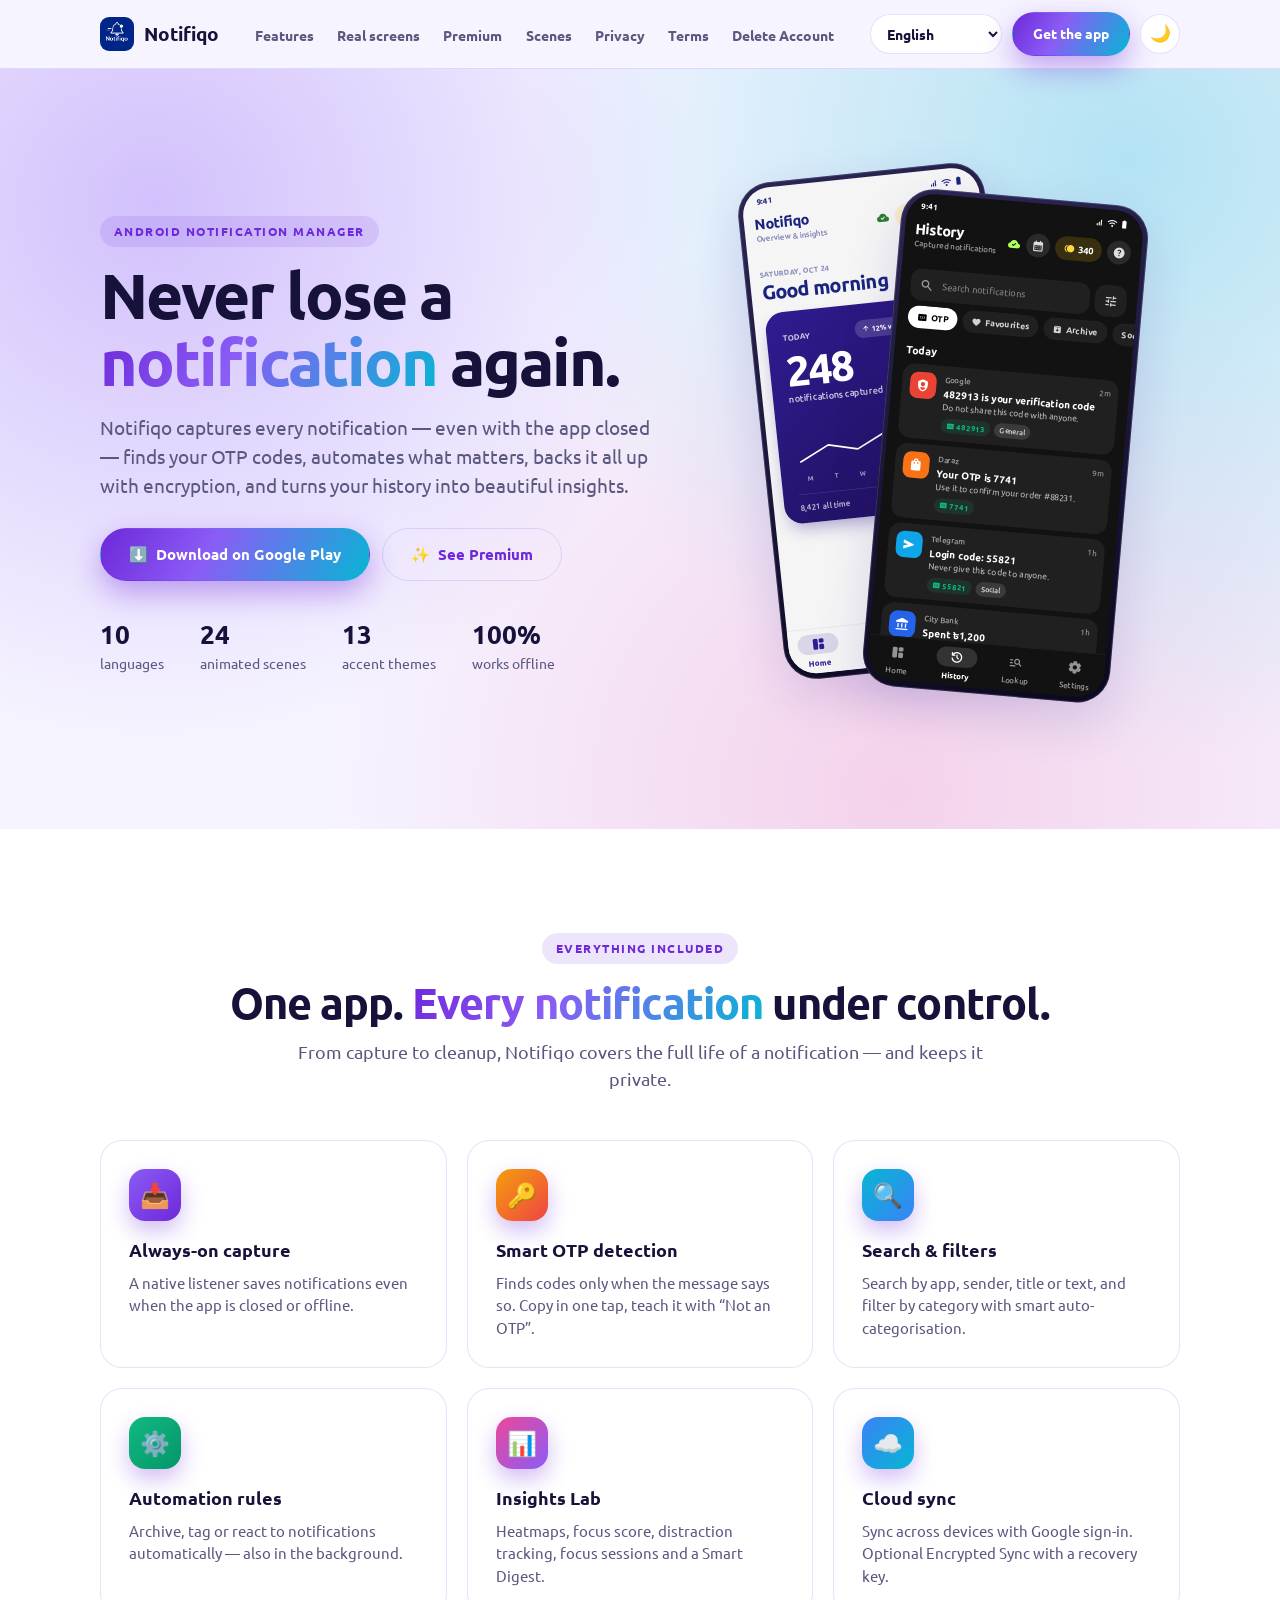
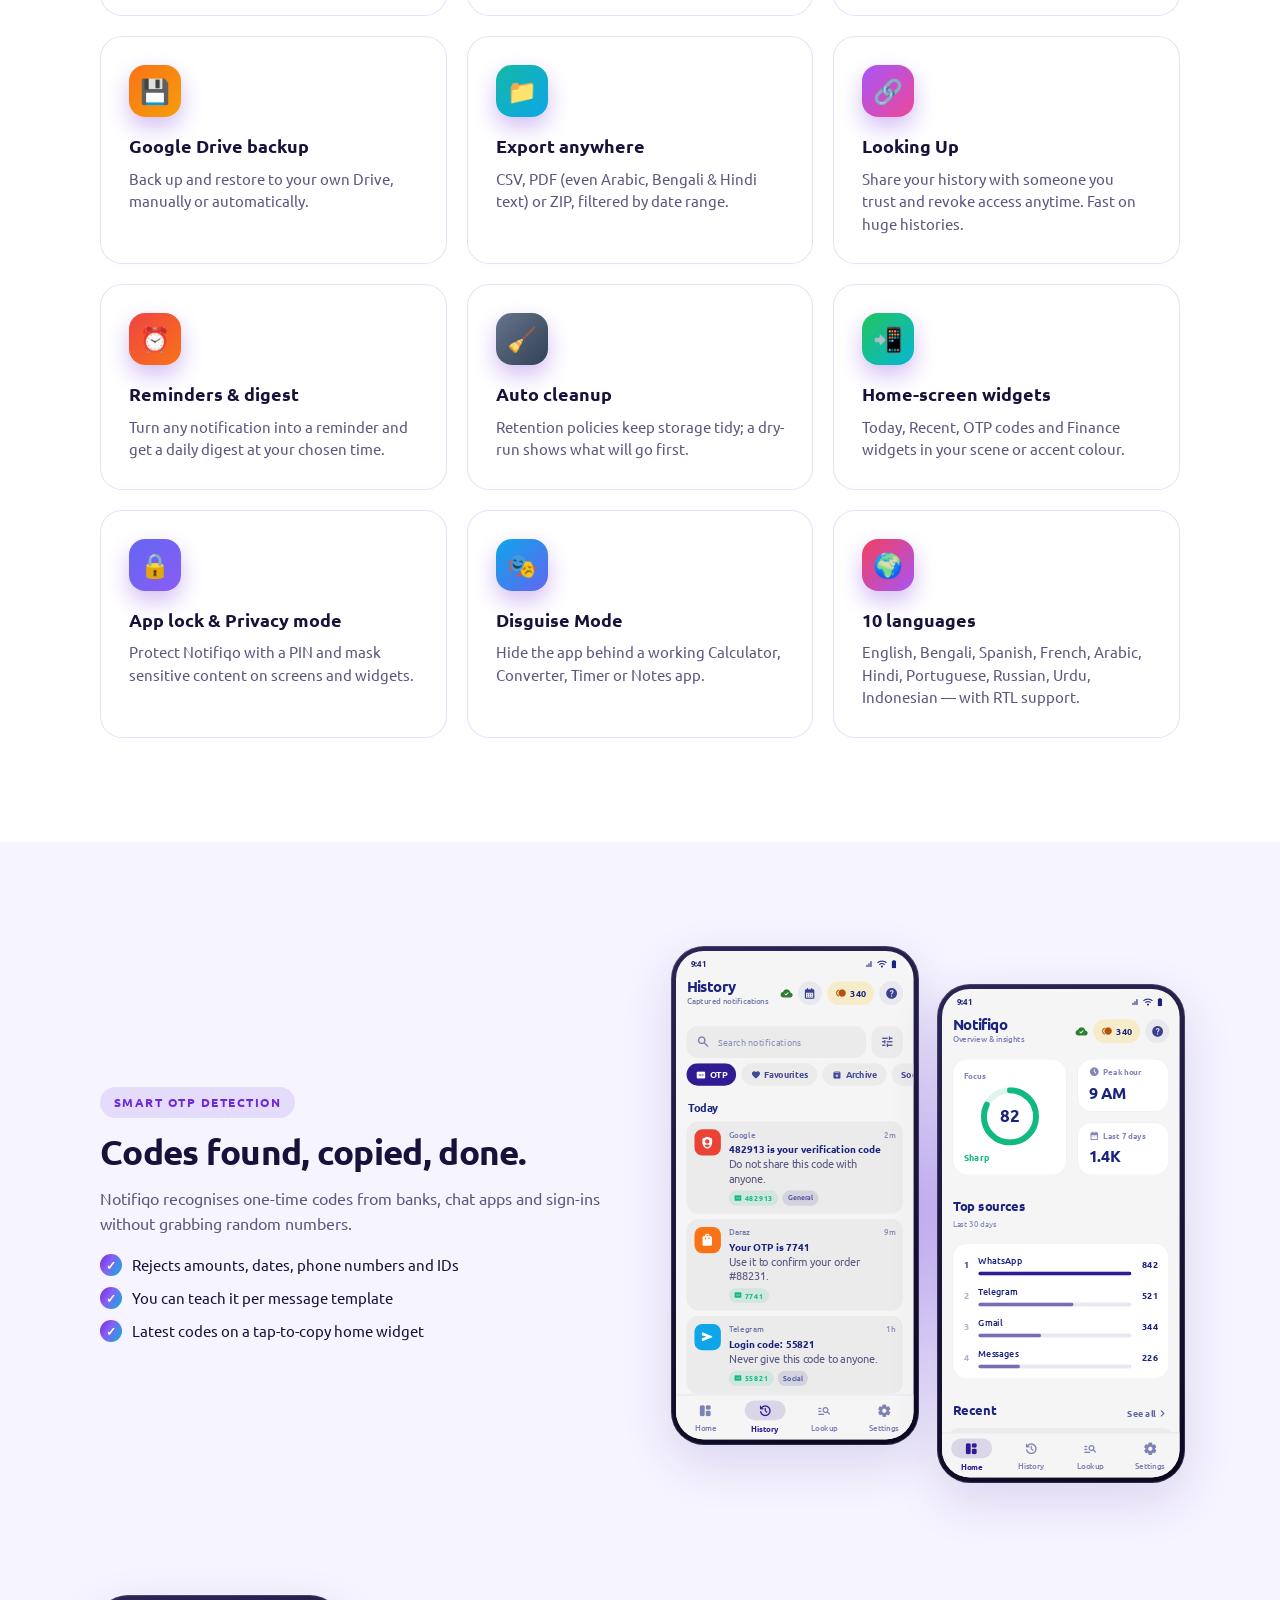
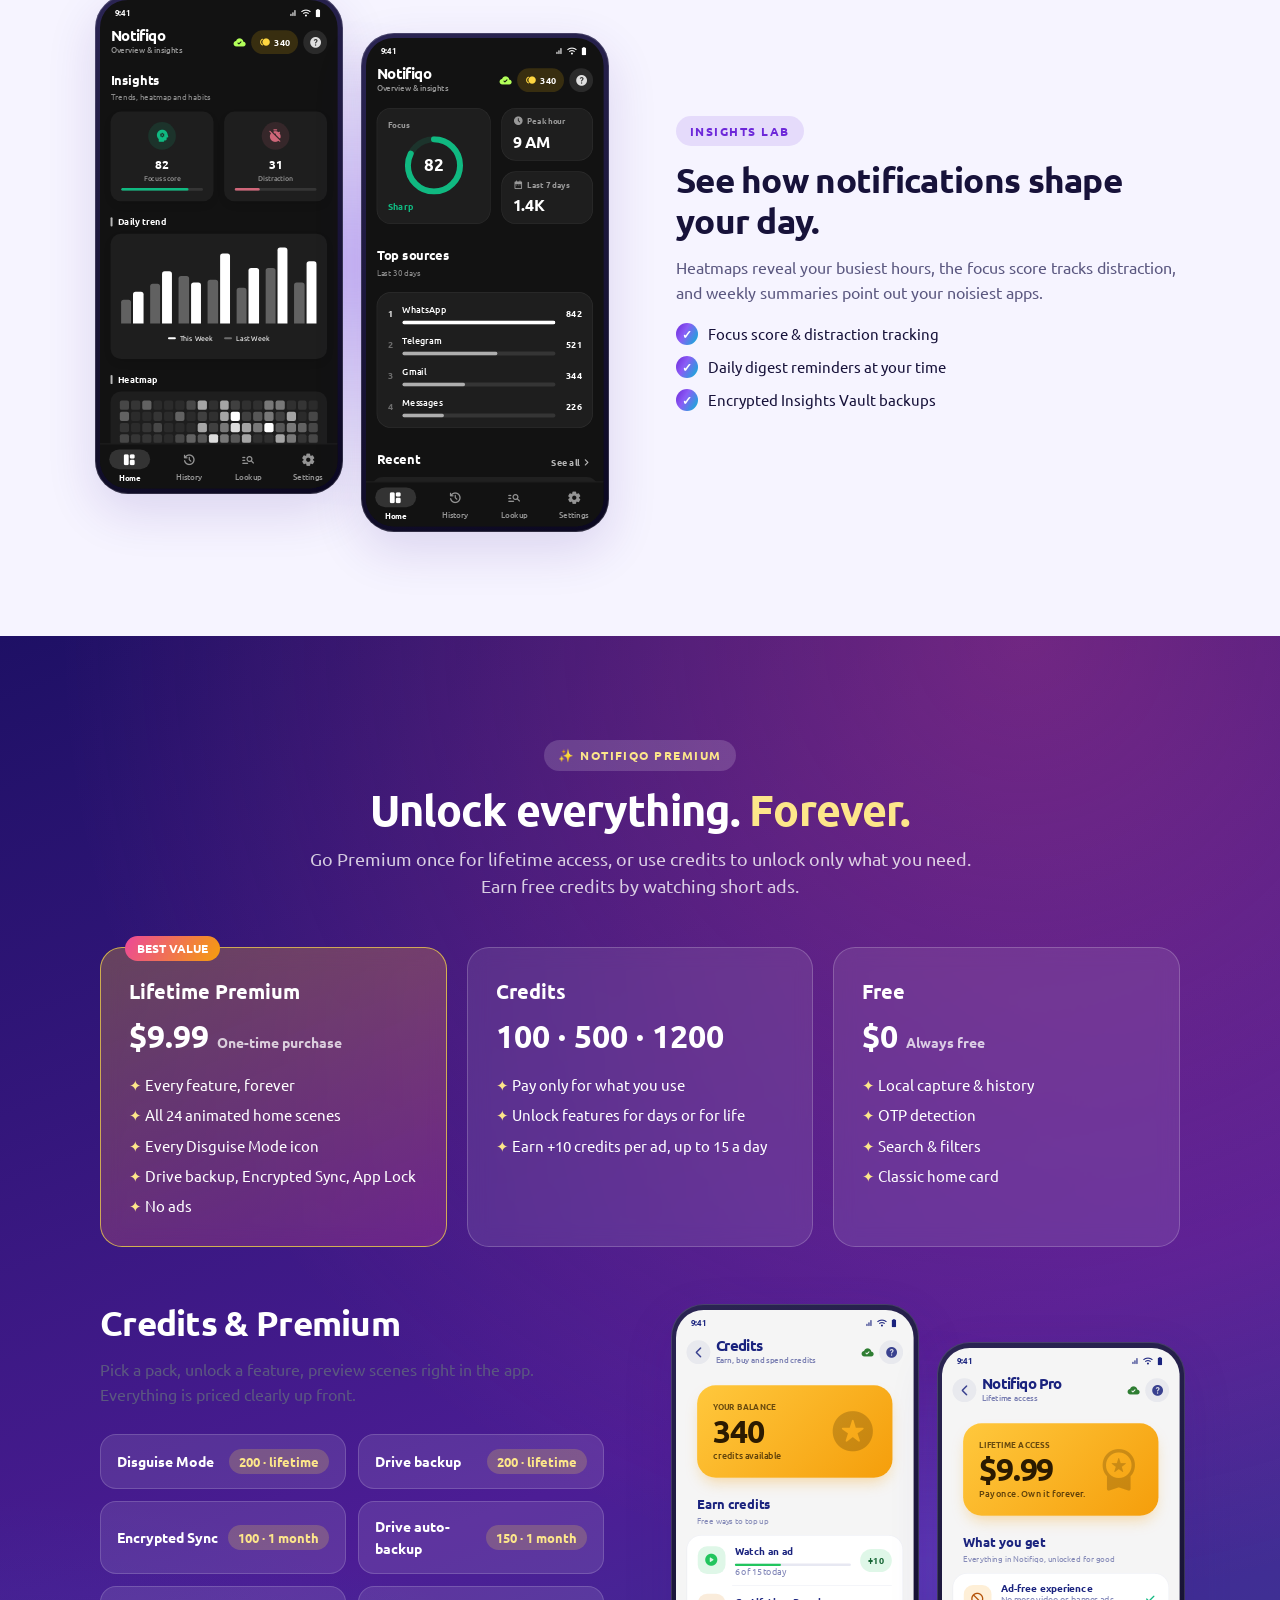
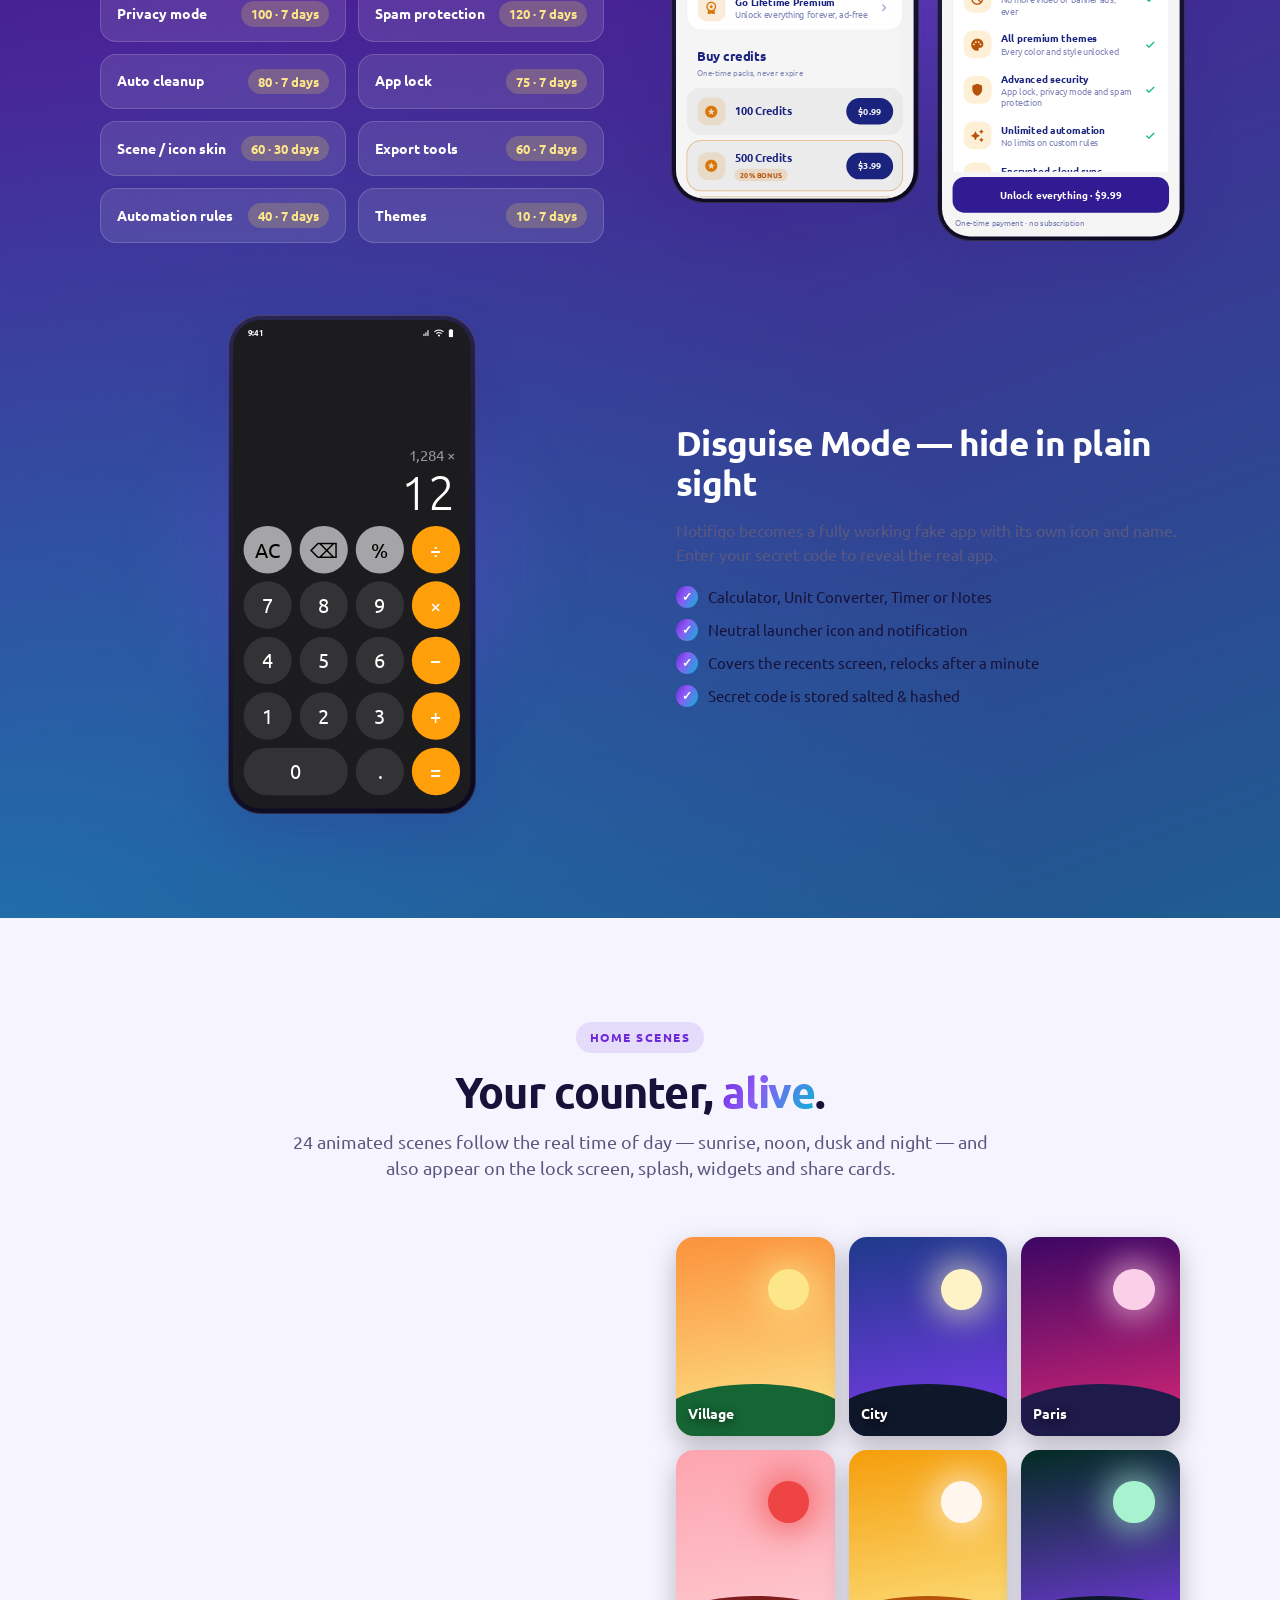
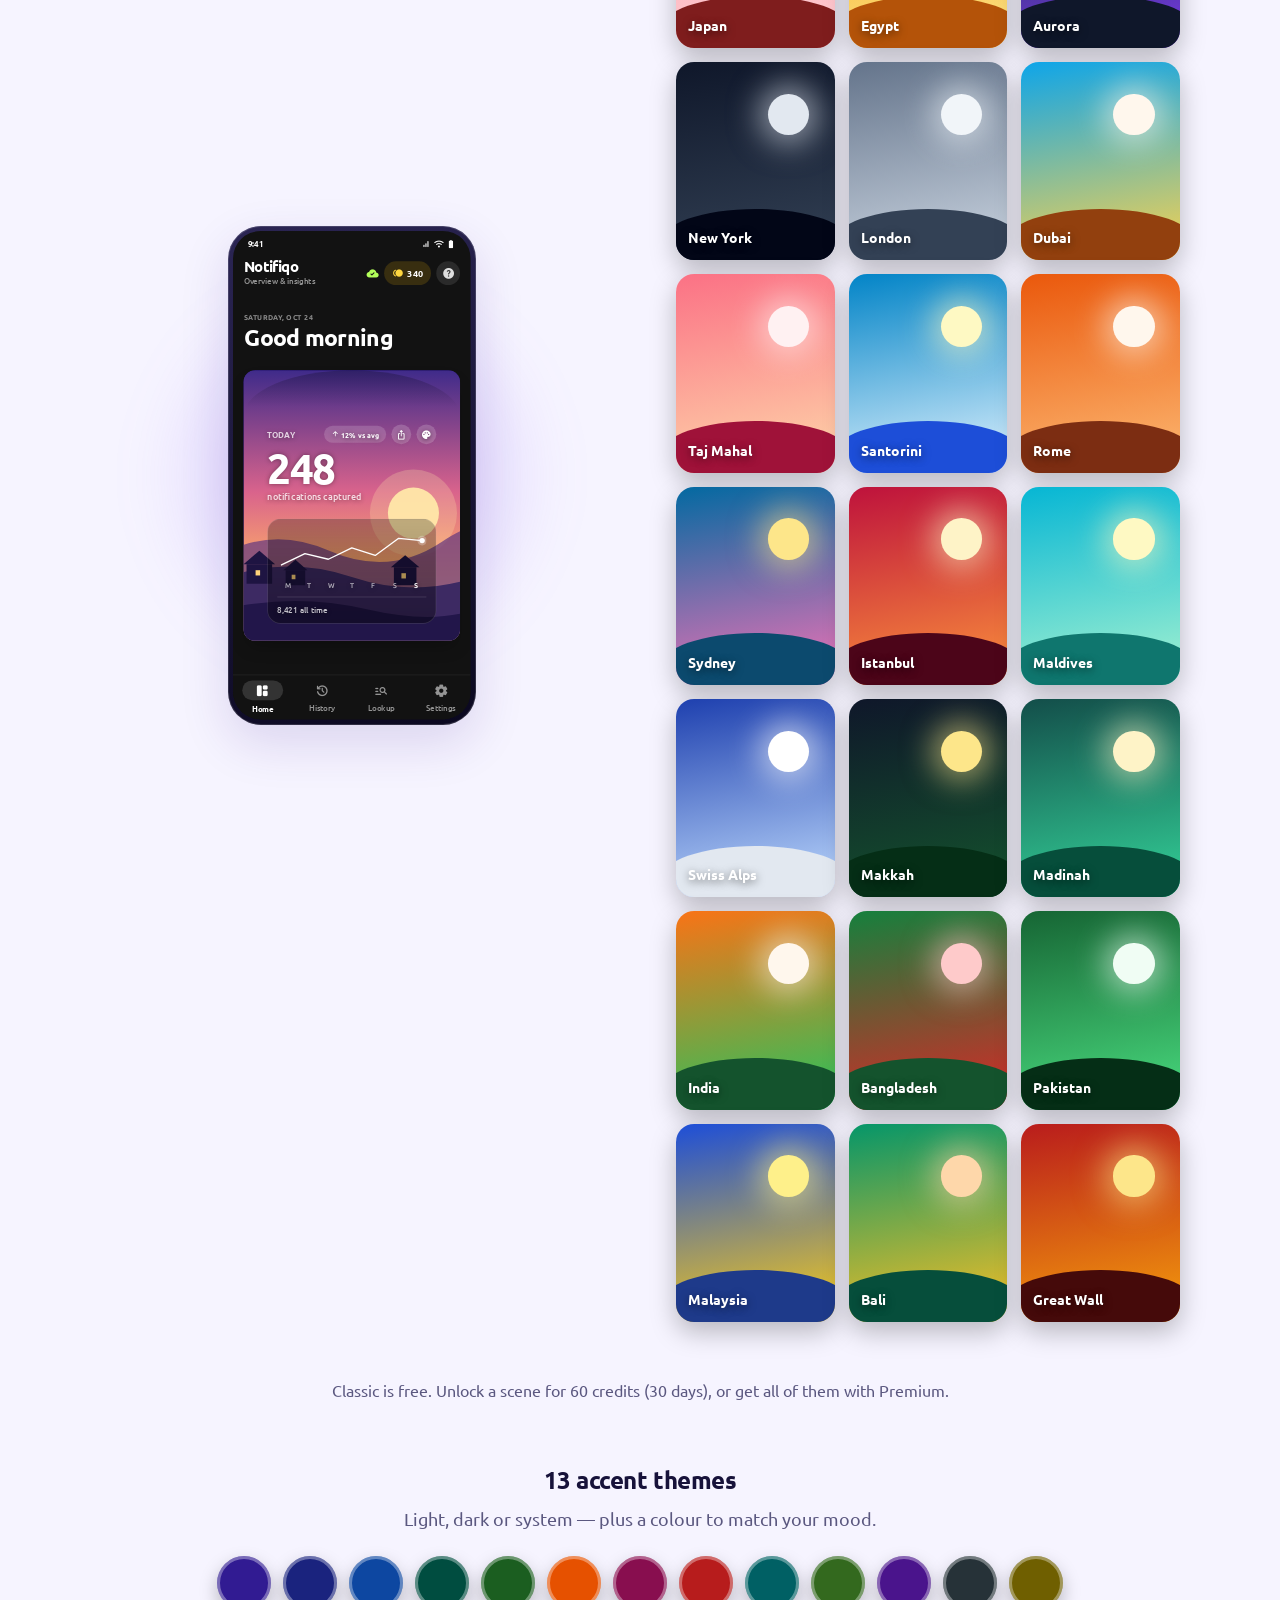
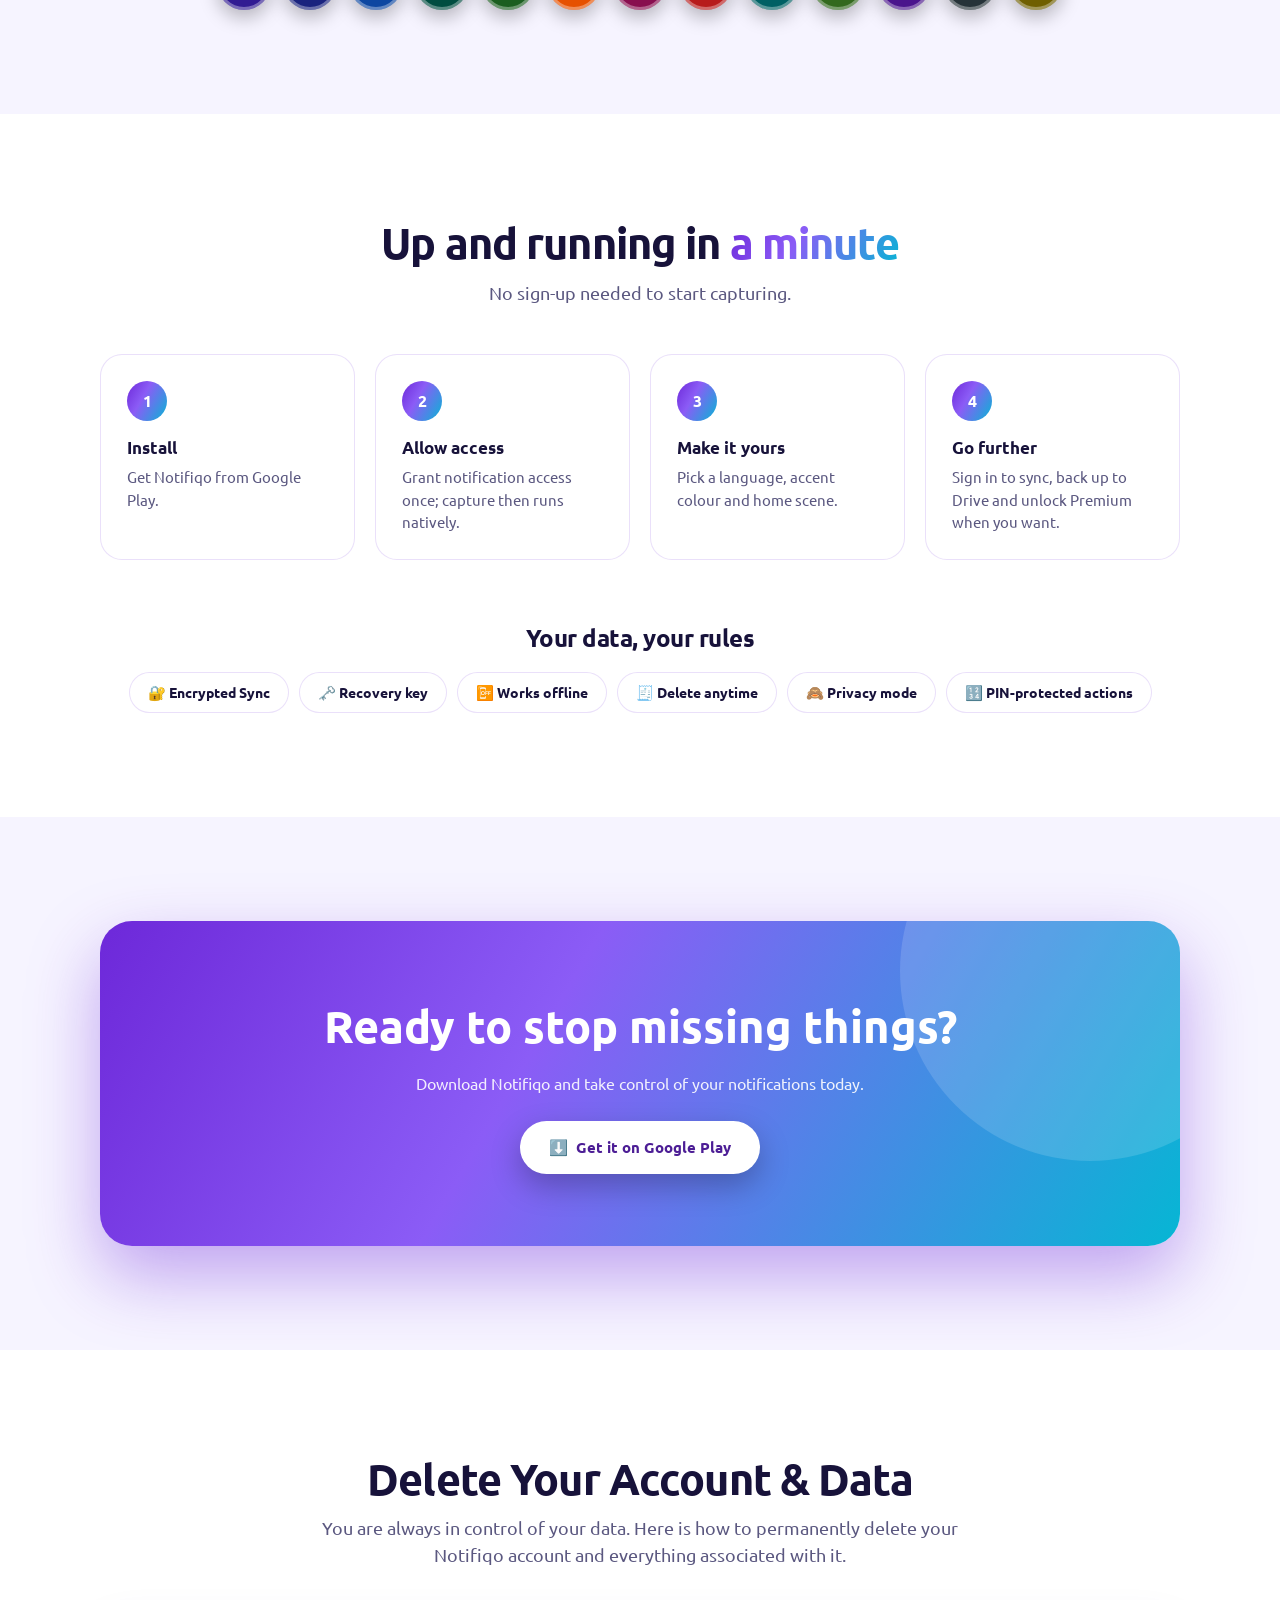
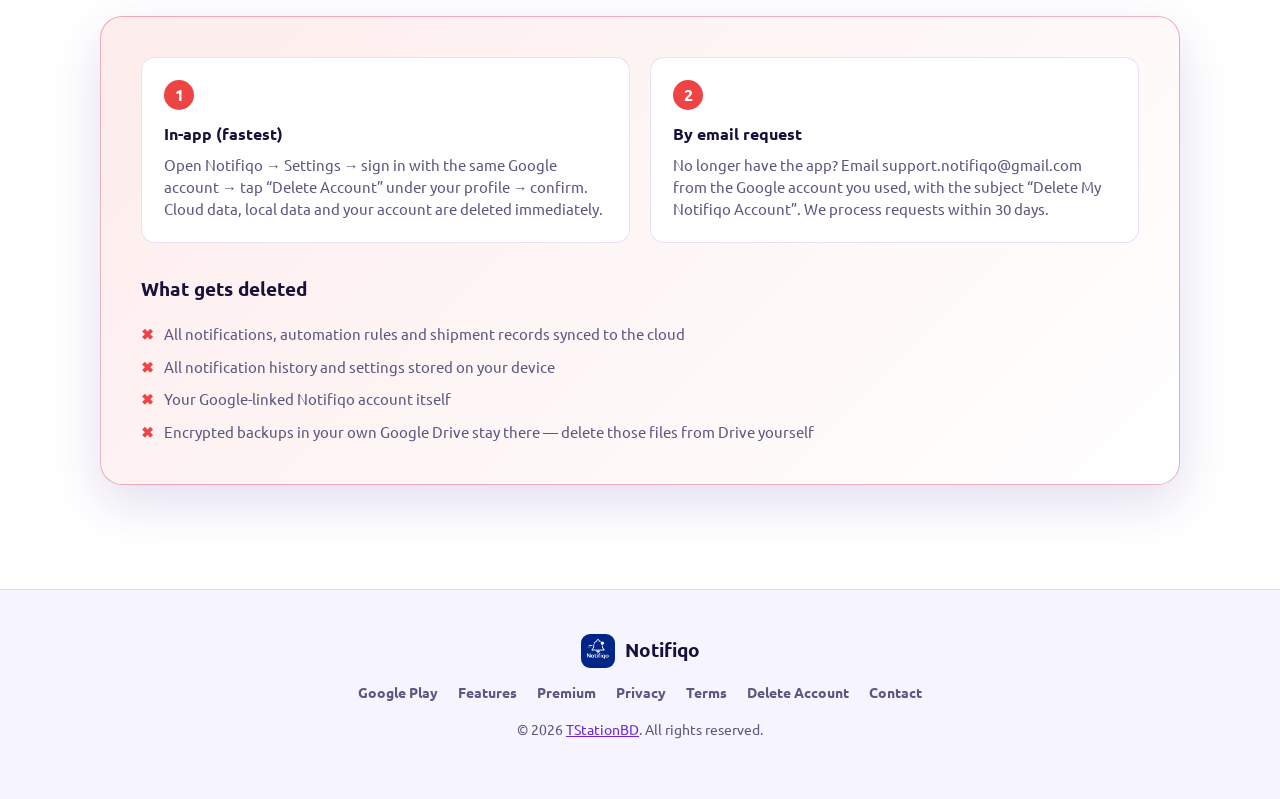
<file: index.html>
<!DOCTYPE html>
<html lang="en" dir="ltr">
<head>
  <meta charset="UTF-8" />
  <meta name="viewport" content="width=device-width, initial-scale=1.0" />
  <title>Notifiqo — Smart Notification Capture, OTP Detection &amp; Backup</title>
  <meta name="description" content="Notifiqo captures every Android notification, detects OTP codes, backs up with encryption and turns history into insights. Available in 10 languages." />
  <meta name="theme-color" content="#311B92" />
  <meta property="og:title" content="Notifiqo — Never lose a notification again" />
  <meta property="og:image" content="assets/logo-280.png" />
  <link rel="icon" href="assets/logo-64.png" type="image/png" />
  <link rel="preconnect" href="https://fonts.googleapis.com" />
  <link rel="preconnect" href="https://fonts.gstatic.com" crossorigin />
  <link rel="stylesheet" href="https://fonts.googleapis.com/css2?family=Ubuntu:wght@300;400;500;700&family=Anek+Bangla:wght@400;500;600;700;800&family=Noto+Sans+Arabic:wght@400;600;800&family=Noto+Nastaliq+Urdu:wght@400;700&family=Noto+Sans+Devanagari:wght@400;600;800&family=Material+Symbols+Rounded:opsz,wght,FILL,GRAD@24,400,1,0&display=swap" />
  <link rel="stylesheet" href="style.css" />
</head>
<body>
  <header class="site-header">
    <div class="container">
      <a href="#top" class="brand"><img src="assets/logo-64.png" alt="Notifiqo logo" width="34" height="34" /><span>Notifiqo</span></a>
      <nav aria-label="Main">
        <ul class="nav-links" id="nav-links">
          <li><a href="#features"><span data-i18n="nav_features" >Features</span></a></li>
          <li><a href="#showcase"><span data-i18n="sh_screens" >Real screens</span></a></li>
          <li><a href="#premium"><span data-i18n="nav_premium" >Premium</span></a></li>
          <li><a href="#scenes"><span data-i18n="nav_scenes" >Scenes</span></a></li>
          <li><a href="privacy.html"><span data-i18n="nav_privacy" >Privacy</span></a></li>
          <li><a href="terms.html"><span data-i18n="nav_terms" >Terms</span></a></li>
          <li><a href="#delete-account"><span data-i18n="nav_delete" >Delete Account</span></a></li>
        </ul>
      </nav>
      <div class="header-actions">
        <select id="lang" class="lang-select" aria-label="Language"><option value="en">English</option><option value="bn">বাংলা</option><option value="es">Español</option><option value="fr">Français</option><option value="ar">العربية</option><option value="hi">हिन्दी</option><option value="pt">Português</option><option value="ru">Русский</option><option value="ur">اردو</option><option value="id">Bahasa Indonesia</option></select>
        <a class="btn btn-primary btn-sm get-btn" href="https://play.google.com/store/apps/details?id=com.tstationbd.notifiqo" target="_blank" rel="noopener"><span data-i18n="get_app" >Get the app</span></a>
        <button id="theme-toggle" class="icon-btn" aria-label="Toggle dark mode">🌙</button>
        <button id="menu-btn" class="icon-btn menu-btn" aria-label="Menu" aria-expanded="false">☰</button>
      </div>
    </div>
  </header>

  <main id="top">
    <section class="hero">
      <div class="hero-bg"></div>
      <div class="container">
        <div>
          <span class="eyebrow" data-i18n="hero_eyebrow" >Android notification manager</span>
          <h1 data-i18n-html="hero_h1" >Never lose a <b>notification</b> again.</h1>
          <p class="tagline" data-i18n="hero_tag" >Notifiqo captures every notification — even with the app closed — finds your OTP codes, automates what matters, backs it all up with encryption, and turns your history into beautiful insights.</p>
          <div class="hero-actions">
            <a href="https://play.google.com/store/apps/details?id=com.tstationbd.notifiqo" class="btn btn-primary" target="_blank" rel="noopener">⬇️ <span data-i18n="btn_dl" >Download on Google Play</span></a>
            <a href="#premium" class="btn btn-outline">✨ <span data-i18n="btn_prem" >See Premium</span></a>
          </div>
          <div class="hero-stats">
            <div><b>10</b><span data-i18n="st_lang" >languages</span></div><div><b>24</b><span data-i18n="st_scene" >animated scenes</span></div><div><b>13</b><span data-i18n="st_theme" >accent themes</span></div><div><b>100%</b><span data-i18n="st_off" >works offline</span></div>
          </div>
        </div>
        <div class="hero-phones">
          <div class="p1"><div class="dev" aria-hidden="true"><div class="vp app light"><div class="status"><b>9:41</b><i><span class="ms ">signal_cellular_alt</span><span class="ms ">wifi</span><span class="ms ">battery_full</span></i></div><div class="appbar"><div class="ab-title"><h4>Notifiqo</h4><small><span data-i18n="homeSubtitle" >Overview &amp; insights</span></small></div><span class="sync"><span class="ms ">cloud_done</span></span><span class="chip-credit"><span class="ms ">toll</span><b>340</b></span><span class="rbtn"><span class="ms ">help</span></span></div><div class="scroll"><div class="greet"><small>SATURDAY, OCT 24</small><h3><span data-i18n="greetingMorning" >Good morning</span></h3></div><div class="hero-card"><div class="hc-body"><div class="hc-top"><b><span style=text-transform:uppercase data-i18n="homeToday" >Today</span></b><span class="delta"><span class="ms ">arrow_upward</span><span data-i18n="x_vsavg" >12% vs avg</span></span><span class="rb"><span class="ms ">ios_share</span></span><span class="rb"><span class="ms ">palette</span></span></div><div class="hc-num">248</div><div class="hc-sub"><span data-i18n="homeNotificationsCaptured" >notifications captured</span></div><div class="hc-chart"><svg viewBox="0 0 280 72" width="100%" height="72"><path d="M8.0,62.0 L52.0,40.6 L96.0,51.3 L140.0,29.9 L184.0,44.1 L228.0,12.0 L272.0,16.3" fill="none" stroke="currentColor" stroke-width="2.5" stroke-linecap="round" stroke-linejoin="round"/><circle cx="272.0" cy="16.3" r="9" fill="currentColor" opacity=".25"/><circle cx="272.0" cy="16.3" r="5" fill="currentColor"/></svg><div class="days"><span>M</span><span>T</span><span>W</span><span>T</span><span>F</span><span>S</span><span class=today>S</span></div></div><hr><span class="alltime"><span data-i18n="x_alltime" >8,421 all time</span></span></div></div></div><div class="nav"><div class="ni on"><span class="pill-ind"><span class="ms ">space_dashboard</span></span><span data-i18n="navHome" >Home</span></div><div class="ni"><span class="pill-ind"><span class="ms ">history</span></span><span data-i18n="navHistory" >History</span></div><div class="ni"><span class="pill-ind"><span class="ms ">manage_search</span></span><span data-i18n="navLookup" >Lookup</span></div><div class="ni"><span class="pill-ind"><span class="ms ">settings</span></span><span data-i18n="navSettings" >Settings</span></div></div></div></div></div>
          <div class="p2"><div class="dev" aria-hidden="true"><div class="vp app dark"><div class="status"><b>9:41</b><i><span class="ms ">signal_cellular_alt</span><span class="ms ">wifi</span><span class="ms ">battery_full</span></i></div><div class="appbar"><div class="ab-title"><h4><span data-i18n="navHistory" >History</span></h4><small><span data-i18n="historySubtitle" >Captured notifications</span></small></div><span class="sync"><span class="ms ">cloud_done</span></span><span class="rbtn"><span class="ms ">calendar_month</span></span><span class="chip-credit"><span class="ms ">toll</span><b>340</b></span><span class="rbtn"><span class="ms ">help</span></span></div><div class="scroll"><div class="searchrow"><div class="search"><span class="ms ">search</span><span data-i18n="historySearchHint" >Search notifications</span></div><span class="tune"><span class="ms ">tune</span></span></div><div class="pills"><span class="fp sel"><span class="ms ">pin</span><span data-i18n="filterOtp" >OTP</span></span><span class="fp"><span class="ms ">favorite</span><span data-i18n="filterFavourites" >Favourites</span></span><span class="fp"><span class="ms ">archive</span><span data-i18n="filterArchive" >Archive</span></span><span class="fp"><span data-i18n="categorySocial" >Social</span></span><span class="fp"><span data-i18n="categoryFinance" >Finance</span></span></div><div class="dayh"><span data-i18n="homeToday" >Today</span></div><div class="pad2 tight"><div class="tile"><span class="aico" style="background:#EA4335"><span class="ms ">shield_person</span></span><div class="tb"><div class="t1"><span>Google</span><span><span data-i18n="x_2m" >2m</span></span></div><b>482913 is your verification code</b><p>Do not share this code with anyone.</p><div class="bdgs"><span class="bdg ok bold"><span class="ms ">pin</span><span>482913</span></span><span class="bdg "><span data-i18n="categoryGeneral" >General</span></span></div></div></div><div class="tile"><span class="aico" style="background:#F97316"><span class="ms ">shopping_bag</span></span><div class="tb"><div class="t1"><span>Daraz</span><span><span data-i18n="x_9m" >9m</span></span></div><b>Your OTP is 7741</b><p>Use it to confirm your order #88231.</p><div class="bdgs"><span class="bdg ok bold"><span class="ms ">pin</span><span>7741</span></span></div></div></div><div class="tile"><span class="aico" style="background:#0EA5E9"><span class="ms ">send</span></span><div class="tb"><div class="t1"><span>Telegram</span><span><span data-i18n="x_1h" >1h</span></span></div><b>Login code: 55821</b><p>Never give this code to anyone.</p><div class="bdgs"><span class="bdg ok bold"><span class="ms ">pin</span><span>55821</span></span><span class="bdg "><span data-i18n="categorySocial" >Social</span></span></div></div></div><div class="tile"><span class="aico" style="background:#2563EB"><span class="ms ">account_balance</span></span><div class="tb"><div class="t1"><span>City Bank</span><span><span data-i18n="x_1h" >1h</span></span></div><b>Spent ৳1,200</b><p>Card ••4821 at Shwapno, Dhaka.</p></div></div></div></div><div class="nav"><div class="ni"><span class="pill-ind"><span class="ms ">space_dashboard</span></span><span data-i18n="navHome" >Home</span></div><div class="ni on"><span class="pill-ind"><span class="ms ">history</span></span><span data-i18n="navHistory" >History</span></div><div class="ni"><span class="pill-ind"><span class="ms ">manage_search</span></span><span data-i18n="navLookup" >Lookup</span></div><div class="ni"><span class="pill-ind"><span class="ms ">settings</span></span><span data-i18n="navSettings" >Settings</span></div></div></div></div></div>
        </div>
      </div>
    </section>

    <section id="features" class="alt">
      <div class="container">
        <div class="center reveal"><span class="eyebrow" data-i18n="feat_eyebrow" >Everything included</span></div>
        <h2 class="section-title reveal" data-i18n-html="feat_title" >One app. <b>Every notification</b> under control.</h2>
        <p class="section-subtitle reveal" data-i18n="feat_sub" >From capture to cleanup, Notifiqo covers the full life of a notification — and keeps it private.</p>
        <div class="features-grid">
<div class="feature-card reveal"><div class="feature-icon" style="--g:linear-gradient(135deg,#8b5cf6,#6d28d9)">📥</div><h3 data-i18n="f1t" >Always-on capture</h3><p data-i18n="f1d" >A native listener saves notifications even when the app is closed or offline.</p></div>
<div class="feature-card reveal"><div class="feature-icon" style="--g:linear-gradient(135deg,#f59e0b,#ef4444)">🔑</div><h3 data-i18n="f2t" >Smart OTP detection</h3><p data-i18n="f2d" >Finds codes only when the message says so. Copy in one tap, teach it with “Not an OTP”.</p></div>
<div class="feature-card reveal"><div class="feature-icon" style="--g:linear-gradient(135deg,#06b6d4,#3b82f6)">🔍</div><h3 data-i18n="f3t" >Search &amp; filters</h3><p data-i18n="f3d" >Search by app, sender, title or text, and filter by category with smart auto-categorisation.</p></div>
<div class="feature-card reveal"><div class="feature-icon" style="--g:linear-gradient(135deg,#10b981,#059669)">⚙️</div><h3 data-i18n="f4t" >Automation rules</h3><p data-i18n="f4d" >Archive, tag or react to notifications automatically — also in the background.</p></div>
<div class="feature-card reveal"><div class="feature-icon" style="--g:linear-gradient(135deg,#ec4899,#8b5cf6)">📊</div><h3 data-i18n="f5t" >Insights Lab</h3><p data-i18n="f5d" >Heatmaps, focus score, distraction tracking, focus sessions and a Smart Digest.</p></div>
<div class="feature-card reveal"><div class="feature-icon" style="--g:linear-gradient(135deg,#3b82f6,#06b6d4)">☁️</div><h3 data-i18n="f6t" >Cloud sync</h3><p data-i18n="f6d" >Sync across devices with Google sign-in. Optional Encrypted Sync with a recovery key.</p></div>
<div class="feature-card reveal"><div class="feature-icon" style="--g:linear-gradient(135deg,#f97316,#f59e0b)">💾</div><h3 data-i18n="f7t" >Google Drive backup</h3><p data-i18n="f7d" >Back up and restore to your own Drive, manually or automatically.</p></div>
<div class="feature-card reveal"><div class="feature-icon" style="--g:linear-gradient(135deg,#14b8a6,#0ea5e9)">📁</div><h3 data-i18n="f8t" >Export anywhere</h3><p data-i18n="f8d" >CSV, PDF (even Arabic, Bengali &amp; Hindi text) or ZIP, filtered by date range.</p></div>
<div class="feature-card reveal"><div class="feature-icon" style="--g:linear-gradient(135deg,#a855f7,#ec4899)">🔗</div><h3 data-i18n="f9t" >Looking Up</h3><p data-i18n="f9d" >Share your history with someone you trust and revoke access anytime. Fast on huge histories.</p></div>
<div class="feature-card reveal"><div class="feature-icon" style="--g:linear-gradient(135deg,#ef4444,#f97316)">⏰</div><h3 data-i18n="f10t" >Reminders &amp; digest</h3><p data-i18n="f10d" >Turn any notification into a reminder and get a daily digest at your chosen time.</p></div>
<div class="feature-card reveal"><div class="feature-icon" style="--g:linear-gradient(135deg,#64748b,#334155)">🧹</div><h3 data-i18n="f11t" >Auto cleanup</h3><p data-i18n="f11d" >Retention policies keep storage tidy; a dry-run shows what will go first.</p></div>
<div class="feature-card reveal"><div class="feature-icon" style="--g:linear-gradient(135deg,#22c55e,#06b6d4)">📲</div><h3 data-i18n="f12t" >Home-screen widgets</h3><p data-i18n="f12d" >Today, Recent, OTP codes and Finance widgets in your scene or accent colour.</p></div>
<div class="feature-card reveal"><div class="feature-icon" style="--g:linear-gradient(135deg,#6366f1,#8b5cf6)">🔒</div><h3 data-i18n="f13t" >App lock &amp; Privacy mode</h3><p data-i18n="f13d" >Protect Notifiqo with a PIN and mask sensitive content on screens and widgets.</p></div>
<div class="feature-card reveal"><div class="feature-icon" style="--g:linear-gradient(135deg,#0ea5e9,#6366f1)">🎭</div><h3 data-i18n="f14t" >Disguise Mode</h3><p data-i18n="f14d" >Hide the app behind a working Calculator, Converter, Timer or Notes app.</p></div>
<div class="feature-card reveal"><div class="feature-icon" style="--g:linear-gradient(135deg,#f43f5e,#a855f7)">🌍</div><h3 data-i18n="f15t" >10 languages</h3><p data-i18n="f15d" >English, Bengali, Spanish, French, Arabic, Hindi, Portuguese, Russian, Urdu, Indonesian — with RTL support.</p></div>
        </div>
      </div>
    </section>

    <section id="showcase">
      <div class="container stack">
        <div class="showcase">
          <div class="reveal">
            <span class="eyebrow" data-i18n="f2t" >Smart OTP detection</span>
            <h3 data-i18n="sh1_h" >Codes found, copied, done.</h3>
            <p data-i18n="sh1_p" >Notifiqo recognises one-time codes from banks, chat apps and sign-ins without grabbing random numbers.</p>
            <ul class="checks"><li><span data-i18n="sh1_c1" >Rejects amounts, dates, phone numbers and IDs</span></li><li><span data-i18n="sh1_c2" >You can teach it per message template</span></li><li><span data-i18n="sh1_c3" >Latest codes on a tap-to-copy home widget</span></li></ul>
          </div>
          <div class="show-media reveal"><div class="dev" aria-hidden="true"><div class="vp app light"><div class="status"><b>9:41</b><i><span class="ms ">signal_cellular_alt</span><span class="ms ">wifi</span><span class="ms ">battery_full</span></i></div><div class="appbar"><div class="ab-title"><h4><span data-i18n="navHistory" >History</span></h4><small><span data-i18n="historySubtitle" >Captured notifications</span></small></div><span class="sync"><span class="ms ">cloud_done</span></span><span class="rbtn"><span class="ms ">calendar_month</span></span><span class="chip-credit"><span class="ms ">toll</span><b>340</b></span><span class="rbtn"><span class="ms ">help</span></span></div><div class="scroll"><div class="searchrow"><div class="search"><span class="ms ">search</span><span data-i18n="historySearchHint" >Search notifications</span></div><span class="tune"><span class="ms ">tune</span></span></div><div class="pills"><span class="fp sel"><span class="ms ">pin</span><span data-i18n="filterOtp" >OTP</span></span><span class="fp"><span class="ms ">favorite</span><span data-i18n="filterFavourites" >Favourites</span></span><span class="fp"><span class="ms ">archive</span><span data-i18n="filterArchive" >Archive</span></span><span class="fp"><span data-i18n="categorySocial" >Social</span></span><span class="fp"><span data-i18n="categoryFinance" >Finance</span></span></div><div class="dayh"><span data-i18n="homeToday" >Today</span></div><div class="pad2 tight"><div class="tile"><span class="aico" style="background:#EA4335"><span class="ms ">shield_person</span></span><div class="tb"><div class="t1"><span>Google</span><span><span data-i18n="x_2m" >2m</span></span></div><b>482913 is your verification code</b><p>Do not share this code with anyone.</p><div class="bdgs"><span class="bdg ok bold"><span class="ms ">pin</span><span>482913</span></span><span class="bdg "><span data-i18n="categoryGeneral" >General</span></span></div></div></div><div class="tile"><span class="aico" style="background:#F97316"><span class="ms ">shopping_bag</span></span><div class="tb"><div class="t1"><span>Daraz</span><span><span data-i18n="x_9m" >9m</span></span></div><b>Your OTP is 7741</b><p>Use it to confirm your order #88231.</p><div class="bdgs"><span class="bdg ok bold"><span class="ms ">pin</span><span>7741</span></span></div></div></div><div class="tile"><span class="aico" style="background:#0EA5E9"><span class="ms ">send</span></span><div class="tb"><div class="t1"><span>Telegram</span><span><span data-i18n="x_1h" >1h</span></span></div><b>Login code: 55821</b><p>Never give this code to anyone.</p><div class="bdgs"><span class="bdg ok bold"><span class="ms ">pin</span><span>55821</span></span><span class="bdg "><span data-i18n="categorySocial" >Social</span></span></div></div></div><div class="tile"><span class="aico" style="background:#2563EB"><span class="ms ">account_balance</span></span><div class="tb"><div class="t1"><span>City Bank</span><span><span data-i18n="x_1h" >1h</span></span></div><b>Spent ৳1,200</b><p>Card ••4821 at Shwapno, Dhaka.</p></div></div></div></div><div class="nav"><div class="ni"><span class="pill-ind"><span class="ms ">space_dashboard</span></span><span data-i18n="navHome" >Home</span></div><div class="ni on"><span class="pill-ind"><span class="ms ">history</span></span><span data-i18n="navHistory" >History</span></div><div class="ni"><span class="pill-ind"><span class="ms ">manage_search</span></span><span data-i18n="navLookup" >Lookup</span></div><div class="ni"><span class="pill-ind"><span class="ms ">settings</span></span><span data-i18n="navSettings" >Settings</span></div></div></div></div><div class="dev" aria-hidden="true"><div class="vp app light"><div class="status"><b>9:41</b><i><span class="ms ">signal_cellular_alt</span><span class="ms ">wifi</span><span class="ms ">battery_full</span></i></div><div class="appbar"><div class="ab-title"><h4>Notifiqo</h4><small><span data-i18n="homeSubtitle" >Overview &amp; insights</span></small></div><span class="sync"><span class="ms ">cloud_done</span></span><span class="chip-credit"><span class="ms ">toll</span><b>340</b></span><span class="rbtn"><span class="ms ">help</span></span></div><div class="scroll"><div class="pad"><div class="bento"><div class="surf focus"><small><span data-i18n="homeFocus" >Focus</span></small><svg viewBox="0 0 88 88" width="88" height="88"><circle cx="44" cy="44" r="39.5" fill="none" stroke="#10B981" stroke-opacity=".14" stroke-width="9"/><circle cx="44" cy="44" r="39.5" fill="none" stroke="#10B981" stroke-width="9" stroke-linecap="round" stroke-dasharray="248.2" stroke-dashoffset="44.7" transform="rotate(-90 44 44)"/><text x="44" y="53" text-anchor="middle" font-size="26" font-weight="800" fill="currentColor">82</text></svg><b class="ok"><span data-i18n="homeFocusSharp" >Sharp</span></b></div><div class="col"><div class="surf mini"><small><span class="ms ">schedule</span><span data-i18n="homePeakHour" >Peak hour</span></small><b>9 AM</b></div><div class="surf mini"><small><span class="ms ">date_range</span><span data-i18n="homeLast7Days" >Last 7 days</span></small><b>1.4K</b></div></div></div></div><div class="sec"><div><h5><span data-i18n="homeTopSources" >Top sources</span></h5><small><span data-i18n="homeLast30Days" >Last 30 days</span></small></div></div><div class="pad"><div class="surf card-pad"><div class="src"><span class="rk first">1</span><div><b>WhatsApp</b><div class="bar"><i style="width:100%;opacity:1"></i></div></div><em>842</em></div><div class="src"><span class="rk">2</span><div><b>Telegram</b><div class="bar"><i style="width:62%;opacity:0.6"></i></div></div><em>521</em></div><div class="src"><span class="rk">3</span><div><b>Gmail</b><div class="bar"><i style="width:41%;opacity:0.6"></i></div></div><em>344</em></div><div class="src"><span class="rk">4</span><div><b>Messages</b><div class="bar"><i style="width:27%;opacity:0.6"></i></div></div><em>226</em></div></div></div><div class="sec"><div><h5><span data-i18n="homeRecent" >Recent</span></h5></div><span class="see"><span data-i18n="seeAll" >See all</span><span class="ms ">chevron_right</span></span></div><div class="pad2"><div class="tile"><span class="aico" style="background:#16A34A"><span class="ms ">chat</span></span><div class="tb"><div class="t1"><span>WhatsApp</span><span><span data-i18n="x_2m" >2m</span></span></div><b>Sara</b><p>Are we still on for 7 tonight?</p></div></div><div class="tile"><span class="aico" style="background:#2563EB"><span class="ms ">account_balance</span></span><div class="tb"><div class="t1"><span>City Bank</span><span><span data-i18n="x_9m" >9m</span></span></div><b>Credited ৳2,500</b><p>Salary credited to account ••4821.</p><div class="bdgs"><span class="bdg "><span data-i18n="categoryFinance" >Finance</span></span></div></div></div></div></div><div class="nav"><div class="ni on"><span class="pill-ind"><span class="ms ">space_dashboard</span></span><span data-i18n="navHome" >Home</span></div><div class="ni"><span class="pill-ind"><span class="ms ">history</span></span><span data-i18n="navHistory" >History</span></div><div class="ni"><span class="pill-ind"><span class="ms ">manage_search</span></span><span data-i18n="navLookup" >Lookup</span></div><div class="ni"><span class="pill-ind"><span class="ms ">settings</span></span><span data-i18n="navSettings" >Settings</span></div></div></div></div></div>
        </div>
        <div class="showcase flip">
          <div class="reveal">
            <span class="eyebrow" data-i18n="f5t" >Insights Lab</span>
            <h3 data-i18n="sh2_h" >See how notifications shape your day.</h3>
            <p data-i18n="sh2_p" >Heatmaps reveal your busiest hours, the focus score tracks distraction, and weekly summaries point out your noisiest apps.</p>
            <ul class="checks"><li><span data-i18n="sh2_c1" >Focus score &amp; distraction tracking</span></li><li><span data-i18n="sh2_c2" >Daily digest reminders at your time</span></li><li><span data-i18n="sh2_c3" >Encrypted Insights Vault backups</span></li></ul>
          </div>
          <div class="show-media reveal"><div class="dev" aria-hidden="true"><div class="vp app dark"><div class="status"><b>9:41</b><i><span class="ms ">signal_cellular_alt</span><span class="ms ">wifi</span><span class="ms ">battery_full</span></i></div><div class="appbar"><div class="ab-title"><h4>Notifiqo</h4><small><span data-i18n="homeSubtitle" >Overview &amp; insights</span></small></div><span class="sync"><span class="ms ">cloud_done</span></span><span class="chip-credit"><span class="ms ">toll</span><b>340</b></span><span class="rbtn"><span class="ms ">help</span></span></div><div class="scroll"><div class="sec first"><div><h5><span data-i18n="homeInsights" >Insights</span></h5><small><span data-i18n="homeInsightsSubtitle" >Trends, heatmap and habits</span></small></div></div><div class="scores"><div class="surf sc"><span class="sic" style="background:#10B98122;color:#10B981"><span class="ms ">psychology</span></span><b>82</b><small><span data-i18n="piFocusScore" >Focus score</span></small><div class="bar thin" style="--c:#10B981"><i style="width:82%"></i></div></div><div class="surf sc"><span class="sic" style="background:#CF667922;color:#CF6679"><span class="ms ">timer_off</span></span><b>31</b><small><span data-i18n="piDistraction" >Distraction</span></small><div class="bar thin" style="--c:#CF6679"><i style="width:31%"></i></div></div></div><div class="subh"><i></i><span data-i18n="piDailyTrend" >Daily trend</span></div><div class="surf chart"><div class="bars2"><div class="bp"><i class="lw" style="height:30%"></i><i class="tw" style="height:40%"></i></div><div class="bp"><i class="lw" style="height:50%"></i><i class="tw" style="height:66%"></i></div><div class="bp"><i class="lw" style="height:60%"></i><i class="tw" style="height:52%"></i></div><div class="bp"><i class="lw" style="height:55%"></i><i class="tw" style="height:88%"></i></div><div class="bp"><i class="lw" style="height:45%"></i><i class="tw" style="height:70%"></i></div><div class="bp"><i class="lw" style="height:70%"></i><i class="tw" style="height:96%"></i></div><div class="bp"><i class="lw" style="height:52%"></i><i class="tw" style="height:78%"></i></div></div><div class="legend"><span><i class="sw1"></i><span data-i18n="piThisWeek" >This Week</span></span><span><i class="sw2"></i><span data-i18n="piLastWeek" >Last Week</span></span></div></div><div class="subh"><i></i><span data-i18n="piHeatmap" >Heatmap</span></div><div class="surf heat"><i style="opacity:0.18"></i><i style="opacity:0.1"></i><i style="opacity:0.3"></i><i style="opacity:0.06"></i><i style="opacity:0.06"></i><i style="opacity:0.06"></i><i style="opacity:0.18"></i><i style="opacity:0.6"></i><i style="opacity:0.08"></i><i style="opacity:0.6"></i><i style="opacity:0.15"></i><i style="opacity:0.08"></i><i style="opacity:0.08"></i><i style="opacity:0.4"></i><i style="opacity:0.4"></i><i style="opacity:0.08"></i><i style="opacity:0.1"></i><i style="opacity:0.06"></i><i style="opacity:0.3"></i><i style="opacity:0.06"></i><i style="opacity:0.06"></i><i style="opacity:0.1"></i><i style="opacity:0.06"></i><i style="opacity:0.3"></i><i style="opacity:0.06"></i><i style="opacity:0.15"></i><i style="opacity:0.08"></i><i style="opacity:0.6"></i><i style="opacity:1"></i><i style="opacity:0.15"></i><i style="opacity:0.25"></i><i style="opacity:0.4"></i><i style="opacity:0.15"></i><i style="opacity:0.6"></i><i style="opacity:0.06"></i><i style="opacity:0.18"></i><i style="opacity:0.1"></i><i style="opacity:0.06"></i><i style="opacity:0.1"></i><i style="opacity:0.18"></i><i style="opacity:0.06"></i><i style="opacity:0.06"></i><i style="opacity:0.06"></i><i style="opacity:0.6"></i><i style="opacity:0.15"></i><i style="opacity:0.4"></i><i style="opacity:0.85"></i><i style="opacity:0.6"></i><i style="opacity:0.4"></i><i style="opacity:1"></i><i style="opacity:0.25"></i><i style="opacity:0.4"></i><i style="opacity:0.3"></i><i style="opacity:0.18"></i><i style="opacity:0.18"></i><i style="opacity:0.1"></i><i style="opacity:0.1"></i><i style="opacity:0.1"></i><i style="opacity:0.06"></i><i style="opacity:0.18"></i><i style="opacity:0.3"></i><i style="opacity:0.25"></i><i style="opacity:0.85"></i><i style="opacity:0.4"></i><i style="opacity:0.25"></i><i style="opacity:0.6"></i><i style="opacity:0.08"></i><i style="opacity:0.08"></i><i style="opacity:0.6"></i><i style="opacity:0.4"></i><i style="opacity:0.1"></i><i style="opacity:0.18"></i><i style="opacity:0.1"></i><i style="opacity:0.3"></i><i style="opacity:0.3"></i><i style="opacity:0.06"></i><i style="opacity:0.06"></i><i style="opacity:0.18"></i><i style="opacity:0.18"></i><i style="opacity:0.85"></i><i style="opacity:0.25"></i><i style="opacity:0.6"></i><i style="opacity:0.4"></i><i style="opacity:0.6"></i><i style="opacity:1"></i><i style="opacity:0.4"></i><i style="opacity:0.08"></i><i style="opacity:1"></i><i style="opacity:0.06"></i><i style="opacity:0.18"></i><i style="opacity:0.3"></i><i style="opacity:0.06"></i><i style="opacity:0.06"></i><i style="opacity:0.18"></i><i style="opacity:0.3"></i><i style="opacity:0.18"></i><i style="opacity:0.3"></i><i style="opacity:0.85"></i><i style="opacity:0.25"></i><i style="opacity:0.08"></i><i style="opacity:0.4"></i><i style="opacity:0.25"></i><i style="opacity:0.15"></i><i style="opacity:0.6"></i><i style="opacity:0.08"></i><i style="opacity:0.4"></i><i style="opacity:0.06"></i><i style="opacity:0.1"></i><i style="opacity:0.18"></i><i style="opacity:0.1"></i><i style="opacity:0.1"></i><i style="opacity:0.3"></i><i style="opacity:0.3"></i><i style="opacity:0.3"></i><i style="opacity:0.06"></i><i style="opacity:0.15"></i><i style="opacity:0.4"></i><i style="opacity:0.4"></i><i style="opacity:0.6"></i><i style="opacity:0.25"></i><i style="opacity:0.15"></i><i style="opacity:1"></i><i style="opacity:0.4"></i><i style="opacity:1"></i><i style="opacity:0.18"></i><i style="opacity:0.3"></i></div></div><div class="nav"><div class="ni on"><span class="pill-ind"><span class="ms ">space_dashboard</span></span><span data-i18n="navHome" >Home</span></div><div class="ni"><span class="pill-ind"><span class="ms ">history</span></span><span data-i18n="navHistory" >History</span></div><div class="ni"><span class="pill-ind"><span class="ms ">manage_search</span></span><span data-i18n="navLookup" >Lookup</span></div><div class="ni"><span class="pill-ind"><span class="ms ">settings</span></span><span data-i18n="navSettings" >Settings</span></div></div></div></div><div class="dev" aria-hidden="true"><div class="vp app dark"><div class="status"><b>9:41</b><i><span class="ms ">signal_cellular_alt</span><span class="ms ">wifi</span><span class="ms ">battery_full</span></i></div><div class="appbar"><div class="ab-title"><h4>Notifiqo</h4><small><span data-i18n="homeSubtitle" >Overview &amp; insights</span></small></div><span class="sync"><span class="ms ">cloud_done</span></span><span class="chip-credit"><span class="ms ">toll</span><b>340</b></span><span class="rbtn"><span class="ms ">help</span></span></div><div class="scroll"><div class="pad"><div class="bento"><div class="surf focus"><small><span data-i18n="homeFocus" >Focus</span></small><svg viewBox="0 0 88 88" width="88" height="88"><circle cx="44" cy="44" r="39.5" fill="none" stroke="#10B981" stroke-opacity=".14" stroke-width="9"/><circle cx="44" cy="44" r="39.5" fill="none" stroke="#10B981" stroke-width="9" stroke-linecap="round" stroke-dasharray="248.2" stroke-dashoffset="44.7" transform="rotate(-90 44 44)"/><text x="44" y="53" text-anchor="middle" font-size="26" font-weight="800" fill="currentColor">82</text></svg><b class="ok"><span data-i18n="homeFocusSharp" >Sharp</span></b></div><div class="col"><div class="surf mini"><small><span class="ms ">schedule</span><span data-i18n="homePeakHour" >Peak hour</span></small><b>9 AM</b></div><div class="surf mini"><small><span class="ms ">date_range</span><span data-i18n="homeLast7Days" >Last 7 days</span></small><b>1.4K</b></div></div></div></div><div class="sec"><div><h5><span data-i18n="homeTopSources" >Top sources</span></h5><small><span data-i18n="homeLast30Days" >Last 30 days</span></small></div></div><div class="pad"><div class="surf card-pad"><div class="src"><span class="rk first">1</span><div><b>WhatsApp</b><div class="bar"><i style="width:100%;opacity:1"></i></div></div><em>842</em></div><div class="src"><span class="rk">2</span><div><b>Telegram</b><div class="bar"><i style="width:62%;opacity:0.6"></i></div></div><em>521</em></div><div class="src"><span class="rk">3</span><div><b>Gmail</b><div class="bar"><i style="width:41%;opacity:0.6"></i></div></div><em>344</em></div><div class="src"><span class="rk">4</span><div><b>Messages</b><div class="bar"><i style="width:27%;opacity:0.6"></i></div></div><em>226</em></div></div></div><div class="sec"><div><h5><span data-i18n="homeRecent" >Recent</span></h5></div><span class="see"><span data-i18n="seeAll" >See all</span><span class="ms ">chevron_right</span></span></div><div class="pad2"><div class="tile"><span class="aico" style="background:#16A34A"><span class="ms ">chat</span></span><div class="tb"><div class="t1"><span>WhatsApp</span><span><span data-i18n="x_2m" >2m</span></span></div><b>Sara</b><p>Are we still on for 7 tonight?</p></div></div><div class="tile"><span class="aico" style="background:#2563EB"><span class="ms ">account_balance</span></span><div class="tb"><div class="t1"><span>City Bank</span><span><span data-i18n="x_9m" >9m</span></span></div><b>Credited ৳2,500</b><p>Salary credited to account ••4821.</p><div class="bdgs"><span class="bdg "><span data-i18n="categoryFinance" >Finance</span></span></div></div></div></div></div><div class="nav"><div class="ni on"><span class="pill-ind"><span class="ms ">space_dashboard</span></span><span data-i18n="navHome" >Home</span></div><div class="ni"><span class="pill-ind"><span class="ms ">history</span></span><span data-i18n="navHistory" >History</span></div><div class="ni"><span class="pill-ind"><span class="ms ">manage_search</span></span><span data-i18n="navLookup" >Lookup</span></div><div class="ni"><span class="pill-ind"><span class="ms ">settings</span></span><span data-i18n="navSettings" >Settings</span></div></div></div></div></div>
        </div>
      </div>
    </section>

    <section id="premium" class="premium">
      <div class="container">
        <div class="center reveal"><span class="eyebrow" data-i18n="pr_eyebrow" >✨ Notifiqo Premium</span></div>
        <h2 class="section-title reveal" data-i18n-html="pr_title" >Unlock everything. <b>Forever.</b></h2>
        <p class="section-subtitle reveal" data-i18n="pr_sub" >Go Premium once for lifetime access, or use credits to unlock only what you need. Earn free credits by watching short ads.</p>
        <div class="plans">
          <div class="plan best reveal"><span class="ribbon"><span data-i18n="pl_best" >BEST VALUE</span></span><h3 data-i18n="pl_life" >Lifetime Premium</h3><div class="price">$9.99 <small><span data-i18n="pl_once" >One-time purchase</span></small></div>
            <ul><li><span data-i18n="pl_l1" >Every feature, forever</span></li><li><span data-i18n="pl_l2" >All 24 animated home scenes</span></li><li><span data-i18n="pl_l3" >Every Disguise Mode icon</span></li><li><span data-i18n="pl_l4" >Drive backup, Encrypted Sync, App Lock</span></li><li><span data-i18n="pl_l5" >No ads</span></li></ul></div>
          <div class="plan reveal"><h3 data-i18n="pl_credits" >Credits</h3><div class="price">100 · 500 · 1200</div>
            <ul><li><span data-i18n="pl_c1" >Pay only for what you use</span></li><li><span data-i18n="pl_c2" >Unlock features for days or for life</span></li><li><span data-i18n="pl_c3" >Earn +10 credits per ad, up to 15 a day</span></li></ul></div>
          <div class="plan reveal"><h3 data-i18n="pl_free" >Free</h3><div class="price">$0 <small><span data-i18n="pl_freep" >Always free</span></small></div>
            <ul><li><span data-i18n="pl_f1" >Local capture &amp; history</span></li><li><span data-i18n="pl_f2" >OTP detection</span></li><li><span data-i18n="pl_f3" >Search &amp; filters</span></li><li><span data-i18n="pl_f4" >Classic home card</span></li></ul></div>
        </div>
        <div class="showcase" style="margin-bottom:72px">
          <div class="reveal">
            <h3 data-i18n="shop_h" >Credits &amp; Premium</h3>
            <p data-i18n="shop_p" >Pick a pack, unlock a feature, preview scenes right in the app. Everything is priced clearly up front.</p>
            <div class="cost-grid"><div class="cost"><span data-i18n="c_disguise" >Disguise Mode</span><b>200 · <span data-i18n="d_life" >lifetime</span></b></div>
<div class="cost"><span data-i18n="c_drive" >Drive backup</span><b>200 · <span data-i18n="d_life" >lifetime</span></b></div>
<div class="cost"><span data-i18n="c_enc" >Encrypted Sync</span><b>100 · <span data-i18n="d_month" >1 month</span></b></div>
<div class="cost"><span data-i18n="c_auto" >Drive auto-backup</span><b>150 · <span data-i18n="d_month" >1 month</span></b></div>
<div class="cost"><span data-i18n="c_priv" >Privacy mode</span><b>100 · <span data-i18n="d_7" >7 days</span></b></div>
<div class="cost"><span data-i18n="c_spam" >Spam protection</span><b>120 · <span data-i18n="d_7" >7 days</span></b></div>
<div class="cost"><span data-i18n="c_clean" >Auto cleanup</span><b>80 · <span data-i18n="d_7" >7 days</span></b></div>
<div class="cost"><span data-i18n="c_lock" >App lock</span><b>75 · <span data-i18n="d_7" >7 days</span></b></div>
<div class="cost"><span data-i18n="c_scene" >Scene / icon skin</span><b>60 · <span data-i18n="d_30" >30 days</span></b></div>
<div class="cost"><span data-i18n="c_export" >Export tools</span><b>60 · <span data-i18n="d_7" >7 days</span></b></div>
<div class="cost"><span data-i18n="c_rules" >Automation rules</span><b>40 · <span data-i18n="d_7" >7 days</span></b></div>
<div class="cost"><span data-i18n="c_theme" >Themes</span><b>10 · <span data-i18n="d_7" >7 days</span></b></div></div>
          </div>
          <div class="show-media reveal"><div class="dev" aria-hidden="true"><div class="vp app light"><div class="status"><b>9:41</b><i><span class="ms ">signal_cellular_alt</span><span class="ms ">wifi</span><span class="ms ">battery_full</span></i></div><div class="appbar"><span class="rbtn"><span class="ms ">arrow_back_ios_new</span></span><div class="ab-title"><h4><span data-i18n="crTitle" >Credits</span></h4><small><span data-i18n="crSubtitle" >Earn, buy and spend credits</span></small></div><span class="sync"><span class="ms ">cloud_done</span></span><span class="rbtn"><span class="ms ">help</span></span></div><div class="scroll pad"><div class="gold"><div><small><span style=text-transform:uppercase data-i18n="crYourBalance" >Your balance</span></small><strong>340</strong><em><span data-i18n="crCreditsAvailable" >credits available</span></em></div><span class="ms ">stars</span></div><div class="sec"><div><h5><span data-i18n="crEarn" >Earn credits</span></h5><small><span data-i18n="crEarnSub" >Free ways to top up</span></small></div></div><div class="surf nopad"><div class="irow"><span class="ichip" style="background:#22c55e24;color:#22c55e"><span class="ms ">play_circle</span></span><div><b><span data-i18n="crWatchAd" >Watch an ad</span></b><div class="bar thin" style="--c:#22c55e"><i style="width:40%"></i></div><small><span data-i18n="x_watched" >6 of 15 today</span></small></div><span class="plus">+10</span></div><hr><div class="irow"><span class="ichip" style="background:#d9770624;color:#d97706"><span class="ms ">workspace_premium</span></span><div><b><span data-i18n="crGoPremium" >Go Lifetime Premium</span></b><small><span data-i18n="crGoPremiumSub" >Unlock everything forever, ad-free</span></small></div><span class="ms dim">chevron_right</span></div></div><div class="sec"><div><h5><span data-i18n="crBuy" >Buy credits</span></h5><small><span data-i18n="crBuySub" >One-time packs, never expire</span></small></div></div><div class="packrow"><span class="ichip" style="background:#d9770624;color:#d97706"><span class="ms ">stars</span></span><div><b><span data-i18n="x_pack100" >100 Credits</span></b></div><span class="buy">$0.99</span></div><div class="packrow hl"><span class="ichip" style="background:#d9770624;color:#d97706"><span class="ms ">stars</span></span><div><b><span data-i18n="x_pack500" >500 Credits</span></b><span class="bonus"><span data-i18n="crBonus20" >20% BONUS</span></span></div><span class="buy">$3.99</span></div><div class="packrow hl"><span class="ichip" style="background:#d9770624;color:#d97706"><span class="ms ">stars</span></span><div><b><span data-i18n="x_pack1200" >1200 Credits</span></b><span class="bonus"><span data-i18n="crBestValue" >BEST VALUE</span></span></div><span class="buy">$5.99</span></div></div></div></div><div class="dev" aria-hidden="true"><div class="vp app light"><div class="status"><b>9:41</b><i><span class="ms ">signal_cellular_alt</span><span class="ms ">wifi</span><span class="ms ">battery_full</span></i></div><div class="appbar"><span class="rbtn"><span class="ms ">arrow_back_ios_new</span></span><div class="ab-title"><h4>Notifiqo Pro</h4><small><span data-i18n="pmSubtitle" >Lifetime access</span></small></div><span class="sync"><span class="ms ">cloud_done</span></span><span class="rbtn"><span class="ms ">help</span></span></div><div class="scroll pad"><div class="gold"><div><small style="text-transform:uppercase"><span data-i18n="pmSubtitle" >Lifetime access</span></small><strong>$9.99</strong><em><span data-i18n="pmPayOnce" >Pay once. Own it forever.</span></em></div><span class="ms ">workspace_premium</span></div><div class="sec"><div><h5><span data-i18n="pmWhatYouGet" >What you get</span></h5><small><span data-i18n="pmWhatSub" >Everything in Notifiqo, unlocked for good</span></small></div></div><div class="surf nopad rows6"><div class="irow"><span class="ichip" style="background:#f59e0b29;color:#b45309"><span class="ms ">block</span></span><div><b><span data-i18n="pmF1" >Ad-free experience</span></b><small><span data-i18n="pmF1Sub" >No more video or banner ads, ever</span></small></div><span class="ms okc">check</span></div><div class="irow"><span class="ichip" style="background:#f59e0b29;color:#b45309"><span class="ms ">palette</span></span><div><b><span data-i18n="pmF2" >All premium themes</span></b><small><span data-i18n="pmF2Sub" >Every color and style unlocked</span></small></div><span class="ms okc">check</span></div><div class="irow"><span class="ichip" style="background:#f59e0b29;color:#b45309"><span class="ms ">shield</span></span><div><b><span data-i18n="pmF3" >Advanced security</span></b><small><span data-i18n="pmF3Sub" >App lock, privacy mode and spam protection</span></small></div><span class="ms okc">check</span></div><div class="irow"><span class="ichip" style="background:#f59e0b29;color:#b45309"><span class="ms ">auto_awesome</span></span><div><b><span data-i18n="pmF4" >Unlimited automation</span></b><small><span data-i18n="pmF4Sub" >No limits on custom rules</span></small></div><span class="ms okc">check</span></div><div class="irow"><span class="ichip" style="background:#f59e0b29;color:#b45309"><span class="ms ">cloud_done</span></span><div><b><span data-i18n="pmF5" >Encrypted cloud sync</span></b><small><span data-i18n="pmF5Sub" >Lifetime secure cloud backup</span></small></div><span class="ms okc">check</span></div><div class="irow"><span class="ichip" style="background:#f59e0b29;color:#b45309"><span class="ms ">ios_share</span></span><div><b><span data-i18n="pmF6" >Unlimited export</span></b><small><span data-i18n="pmF6Sub" >Export your history without credits</span></small></div><span class="ms okc">check</span></div></div></div><div class="cta-bar"><div class="bigbtn"><span data-i18n="x_unlock" >Unlock everything · $9.99</span></div><small><span data-i18n="pmOneTime" >One-time payment · no subscription</span></small></div></div></div></div>
        </div>
        <div class="showcase flip">
          <div class="reveal">
            <h3 data-i18n="dis_h" >Disguise Mode — hide in plain sight</h3>
            <p data-i18n="dis_p" >Notifiqo becomes a fully working fake app with its own icon and name. Enter your secret code to reveal the real app.</p>
            <ul class="checks"><li><span data-i18n="dis_c1" >Calculator, Unit Converter, Timer or Notes</span></li><li><span data-i18n="dis_c2" >Neutral launcher icon and notification</span></li><li><span data-i18n="dis_c3" >Covers the recents screen, relocks after a minute</span></li><li><span data-i18n="dis_c4" >Secret code is stored salted &amp; hashed</span></li></ul>
          </div>
          <div class="show-media reveal"><div class="dev"><div class="vp app calc-app"><div class="status light"><b>9:41</b><i><span class="ms ">signal_cellular_alt</span><span class="ms ">wifi</span><span class="ms ">battery_full</span></i></div><div class="cdisp"><em>1,284 ×</em><strong>12</strong></div><div class="ckeys"><i class="fn">AC</i><i class="fn">⌫</i><i class="fn">%</i><i class="op">÷</i><i class="">7</i><i class="">8</i><i class="">9</i><i class="op">×</i><i class="">4</i><i class="">5</i><i class="">6</i><i class="op">−</i><i class="">1</i><i class="">2</i><i class="">3</i><i class="op">+</i><i class=" wide">0</i><i class="">.</i><i class="op">=</i></div></div></div></div>
        </div>
      </div>
    </section>

    <section id="scenes">
      <div class="container">
        <div class="center reveal"><span class="eyebrow" data-i18n="sc_eyebrow" >Home scenes</span></div>
        <h2 class="section-title reveal" data-i18n-html="sc_h" >Your counter, <b>alive</b>.</h2>
        <p class="section-subtitle reveal" data-i18n="sc_p" >24 animated scenes follow the real time of day — sunrise, noon, dusk and night — and also appear on the lock screen, splash, widgets and share cards.</p>
        <div class="showcase" style="margin-bottom:56px"><div class="show-media reveal"><div class="dev" aria-hidden="true"><div class="vp app dark"><div class="status"><b>9:41</b><i><span class="ms ">signal_cellular_alt</span><span class="ms ">wifi</span><span class="ms ">battery_full</span></i></div><div class="appbar"><div class="ab-title"><h4>Notifiqo</h4><small><span data-i18n="homeSubtitle" >Overview &amp; insights</span></small></div><span class="sync"><span class="ms ">cloud_done</span></span><span class="chip-credit"><span class="ms ">toll</span><b>340</b></span><span class="rbtn"><span class="ms ">help</span></span></div><div class="scroll"><div class="greet"><small>SATURDAY, OCT 24</small><h3><span data-i18n="greetingMorning" >Good morning</span></h3></div><div class="hero-card scene"><svg class="scene-svg" viewBox="0 0 360 360" preserveAspectRatio="xMidYMax slice"><defs><linearGradient id="sk" x1="0" y1="0" x2="0" y2="1"><stop offset="0" stop-color="#3f2b8a"/><stop offset=".45" stop-color="#d9638c"/><stop offset=".75" stop-color="#ffb066"/><stop offset="1" stop-color="#ffd9a0"/></linearGradient></defs><rect width="360" height="360" fill="url(#sk)"/><circle cx="262" cy="190" r="34" fill="#ffe7a8" opacity=".95"/><circle cx="262" cy="190" r="58" fill="#ffe7a8" opacity=".25"/><path d="M0 250 Q70 205 150 240 T300 228 T360 245 V360 H0Z" fill="#6b3d7f" opacity=".75"/><path d="M0 280 Q90 245 180 275 T360 270 V360 H0Z" fill="#3d2a63"/><g fill="#1e1442"><rect x="40" y="258" width="34" height="26"/><path d="M36 258 L57 240 L78 258Z"/><rect x="92" y="266" width="26" height="20"/><path d="M89 266 L105 252 L121 266Z"/><rect x="236" y="262" width="30" height="24"/><path d="M232 262 L251 246 L270 262Z"/></g><g fill="#ffd27a"><rect x="52" y="266" width="6" height="7"/><rect x="100" y="272" width="5" height="6"/><rect x="246" y="270" width="6" height="7"/></g><path d="M0 320 Q100 295 200 318 T360 312 V360 H0Z" fill="#22164a"/></svg><div class="hc-body"><div class="hc-top"><b><span style=text-transform:uppercase data-i18n="homeToday" >Today</span></b><span class="delta"><span class="ms ">arrow_upward</span><span data-i18n="x_vsavg" >12% vs avg</span></span><span class="rb"><span class="ms ">ios_share</span></span><span class="rb"><span class="ms ">palette</span></span></div><div class="hc-num">248</div><div class="hc-sub"><span data-i18n="homeNotificationsCaptured" >notifications captured</span></div><div class="hc-panel"><svg viewBox="0 0 280 72" width="100%" height="72"><path d="M8.0,62.0 L52.0,40.6 L96.0,51.3 L140.0,29.9 L184.0,44.1 L228.0,12.0 L272.0,16.3" fill="none" stroke="currentColor" stroke-width="2.5" stroke-linecap="round" stroke-linejoin="round"/><circle cx="272.0" cy="16.3" r="9" fill="currentColor" opacity=".25"/><circle cx="272.0" cy="16.3" r="5" fill="currentColor"/></svg><div class="days"><span>M</span><span>T</span><span>W</span><span>T</span><span>F</span><span>S</span><span class=today>S</span></div><hr><span class="alltime"><span data-i18n="x_alltime" >8,421 all time</span></span></div></div></div></div><div class="nav"><div class="ni on"><span class="pill-ind"><span class="ms ">space_dashboard</span></span><span data-i18n="navHome" >Home</span></div><div class="ni"><span class="pill-ind"><span class="ms ">history</span></span><span data-i18n="navHistory" >History</span></div><div class="ni"><span class="pill-ind"><span class="ms ">manage_search</span></span><span data-i18n="navLookup" >Lookup</span></div><div class="ni"><span class="pill-ind"><span class="ms ">settings</span></span><span data-i18n="navSettings" >Settings</span></div></div></div></div></div>
          <div class="scenes reveal">
<div class="scene" style="background:linear-gradient(170deg,#fb923c,#fde68a);--orb:#fde68a;--hill:#166534"><span data-i18n="hsVillage" >Village</span></div>
<div class="scene" style="background:linear-gradient(170deg,#1e3a8a,#7c3aed);--orb:#fef3c7;--hill:#0f172a"><span data-i18n="hsCity" >City</span></div>
<div class="scene" style="background:linear-gradient(170deg,#3b0764,#db2777);--orb:#fbcfe8;--hill:#1e1b4b"><span data-i18n="hsParis" >Paris</span></div>
<div class="scene" style="background:linear-gradient(170deg,#fda4af,#fecdd3);--orb:#ef4444;--hill:#7f1d1d"><span data-i18n="hsJapan" >Japan</span></div>
<div class="scene" style="background:linear-gradient(170deg,#f59e0b,#fde68a);--orb:#fff7ed;--hill:#b45309"><span data-i18n="hsEgypt" >Egypt</span></div>
<div class="scene" style="background:linear-gradient(170deg,#022c22,#7c3aed);--orb:#a7f3d0;--hill:#0f172a"><span data-i18n="hsAurora" >Aurora</span></div>
<div class="scene" style="background:linear-gradient(170deg,#0f172a,#334155);--orb:#e2e8f0;--hill:#020617"><span data-i18n="hsNewyork" >New York</span></div>
<div class="scene" style="background:linear-gradient(170deg,#64748b,#cbd5e1);--orb:#f1f5f9;--hill:#334155"><span data-i18n="hsLondon" >London</span></div>
<div class="scene" style="background:linear-gradient(170deg,#0ea5e9,#fcd34d);--orb:#fff7ed;--hill:#92400e"><span data-i18n="hsDubai" >Dubai</span></div>
<div class="scene" style="background:linear-gradient(170deg,#fb7185,#fed7aa);--orb:#fff1f2;--hill:#9f1239"><span data-i18n="hsTajmahal" >Taj Mahal</span></div>
<div class="scene" style="background:linear-gradient(170deg,#0284c7,#e0f2fe);--orb:#fef9c3;--hill:#1d4ed8"><span data-i18n="hsSantorini" >Santorini</span></div>
<div class="scene" style="background:linear-gradient(170deg,#ea580c,#fdba74);--orb:#fff7ed;--hill:#7c2d12"><span data-i18n="hsRome" >Rome</span></div>
<div class="scene" style="background:linear-gradient(170deg,#0369a1,#f472b6);--orb:#fde68a;--hill:#0c4a6e"><span data-i18n="hsSydney" >Sydney</span></div>
<div class="scene" style="background:linear-gradient(170deg,#be123c,#fb923c);--orb:#fef3c7;--hill:#4c0519"><span data-i18n="hsIstanbul" >Istanbul</span></div>
<div class="scene" style="background:linear-gradient(170deg,#06b6d4,#a7f3d0);--orb:#fef9c3;--hill:#0f766e"><span data-i18n="hsMaldives" >Maldives</span></div>
<div class="scene" style="background:linear-gradient(170deg,#1e40af,#bfdbfe);--orb:#ffffff;--hill:#e2e8f0"><span data-i18n="hsAlps" >Swiss Alps</span></div>
<div class="scene" style="background:linear-gradient(170deg,#0f172a,#14532d);--orb:#fde68a;--hill:#052e16"><span data-i18n="hsMakkah" >Makkah</span></div>
<div class="scene" style="background:linear-gradient(170deg,#134e4a,#34d399);--orb:#fef3c7;--hill:#064e3b"><span data-i18n="hsMadinah" >Madinah</span></div>
<div class="scene" style="background:linear-gradient(170deg,#f97316,#22c55e);--orb:#fff7ed;--hill:#14532d"><span data-i18n="hsIndia" >India</span></div>
<div class="scene" style="background:linear-gradient(170deg,#15803d,#dc2626);--orb:#fecaca;--hill:#14532d"><span data-i18n="hsBangladesh" >Bangladesh</span></div>
<div class="scene" style="background:linear-gradient(170deg,#166534,#4ade80);--orb:#f0fdf4;--hill:#052e16"><span data-i18n="hsPakistan" >Pakistan</span></div>
<div class="scene" style="background:linear-gradient(170deg,#1d4ed8,#facc15);--orb:#fef08a;--hill:#1e3a8a"><span data-i18n="hsMalaysia" >Malaysia</span></div>
<div class="scene" style="background:linear-gradient(170deg,#059669,#fbbf24);--orb:#fed7aa;--hill:#064e3b"><span data-i18n="hsBali" >Bali</span></div>
<div class="scene" style="background:linear-gradient(170deg,#b91c1c,#f59e0b);--orb:#fde68a;--hill:#450a0a"><span data-i18n="hsChina" >Great Wall</span></div>
          </div></div>
        <p class="center reveal" data-i18n="sc_note" style="color:var(--muted)">Classic is free. Unlock a scene for 60 credits (30 days), or get all of them with Premium.</p>
        <h3 class="section-title reveal" data-i18n="th_h" style="font-size:1.5rem;margin-top:64px">13 accent themes</h3>
        <p class="section-subtitle reveal" data-i18n="th_p" style="margin-bottom:24px">Light, dark or system — plus a colour to match your mood.</p>
        <div class="swatches reveal"><span class="swatch" style="background:#311B92"></span><span class="swatch" style="background:#1A237E"></span><span class="swatch" style="background:#0D47A1"></span><span class="swatch" style="background:#004D40"></span><span class="swatch" style="background:#1B5E20"></span><span class="swatch" style="background:#E65100"></span><span class="swatch" style="background:#880E4F"></span><span class="swatch" style="background:#B71C1C"></span><span class="swatch" style="background:#006064"></span><span class="swatch" style="background:#33691E"></span><span class="swatch" style="background:#4A148C"></span><span class="swatch" style="background:#263238"></span><span class="swatch" style="background:#6F5F00"></span></div>
      </div>
    </section>

    <section class="alt">
      <div class="container">
        <h2 class="section-title reveal" data-i18n-html="how_h" >Up and running in <b>a minute</b></h2>
        <p class="section-subtitle reveal" data-i18n="how_p" >No sign-up needed to start capturing.</p>
        <div class="steps">
          <div class="step reveal"><h3 data-i18n="st1h" >Install</h3><p data-i18n="st1p" >Get Notifiqo from Google Play.</p></div>
          <div class="step reveal"><h3 data-i18n="st2h" >Allow access</h3><p data-i18n="st2p" >Grant notification access once; capture then runs natively.</p></div>
          <div class="step reveal"><h3 data-i18n="st3h" >Make it yours</h3><p data-i18n="st3p" >Pick a language, accent colour and home scene.</p></div>
          <div class="step reveal"><h3 data-i18n="st4h" >Go further</h3><p data-i18n="st4p" >Sign in to sync, back up to Drive and unlock Premium when you want.</p></div>
        </div>
        <h3 class="section-title reveal" data-i18n="sec_h" style="font-size:1.5rem;margin-top:64px">Your data, your rules</h3>
        <div class="chips reveal" style="margin-top:20px">
          <span class="chip"><span data-i18n="sec1" >🔐 Encrypted Sync</span></span><span class="chip"><span data-i18n="sec2" >🗝️ Recovery key</span></span><span class="chip"><span data-i18n="sec3" >📴 Works offline</span></span>
          <span class="chip"><span data-i18n="sec4" >🧾 Delete anytime</span></span><span class="chip"><span data-i18n="sec5" >🙈 Privacy mode</span></span><span class="chip"><span data-i18n="sec6" >🔢 PIN-protected actions</span></span>
        </div>
      </div>
    </section>

    <section class="cta">
      <div class="container"><div class="cta-box reveal">
        <h2 data-i18n="cta_h" >Ready to stop missing things?</h2><p data-i18n="cta_p" >Download Notifiqo and take control of your notifications today.</p>
        <a href="https://play.google.com/store/apps/details?id=com.tstationbd.notifiqo" class="btn btn-white" target="_blank" rel="noopener">⬇️ <span data-i18n="cta_b" >Get it on Google Play</span></a>
      </div></div>
    </section>



    <section id="delete-account" class="alt">
      <div class="container">
        <h2 class="section-title reveal" data-i18n="del_h" >Delete Your Account &amp; Data</h2>
        <p class="section-subtitle reveal" data-i18n="del_p" >You are always in control of your data. Here is how to permanently delete your Notifiqo account and everything associated with it.</p>
        <div class="delete-card reveal">
          <div class="delete-steps">
            <div class="delete-step"><span class="step-num">1</span><h3 data-i18n="del1h" >In-app (fastest)</h3><p data-i18n="del1p" >Open Notifiqo → Settings → sign in with the same Google account → tap “Delete Account” under your profile → confirm. Cloud data, local data and your account are deleted immediately.</p></div>
            <div class="delete-step"><span class="step-num">2</span><h3 data-i18n="del2h" >By email request</h3><p data-i18n="del2p" >No longer have the app? Email support.notifiqo@gmail.com from the Google account you used, with the subject “Delete My Notifiqo Account”. We process requests within 30 days.</p></div>
          </div>
          <h3 data-i18n="delw_h" style="margin-top:32px">What gets deleted</h3>
          <ul class="what-gets-deleted"><li><span data-i18n="delw1" >All notifications, automation rules and shipment records synced to the cloud</span></li><li><span data-i18n="delw2" >All notification history and settings stored on your device</span></li><li><span data-i18n="delw3" >Your Google-linked Notifiqo account itself</span></li><li><span data-i18n="delw4" >Encrypted backups in your own Google Drive stay there — delete those files from Drive yourself</span></li></ul>
        </div>
      </div>
    </section>
  </main>

  <footer class="site-footer" id="contact">
    <div class="container">
      <a href="#top" class="brand"><img src="assets/logo-64.png" alt="Notifiqo logo" width="28" height="28" /><span>Notifiqo</span></a>
      <ul class="footer-links">
        <li><a href="https://play.google.com/store/apps/details?id=com.tstationbd.notifiqo" target="_blank" rel="noopener">Google Play</a></li>
        <li><a href="#features"><span data-i18n="nav_features" >Features</span></a></li>
        <li><a href="#premium"><span data-i18n="nav_premium" >Premium</span></a></li>
        <li><a href="privacy.html"><span data-i18n="nav_privacy" >Privacy</span></a></li>
        <li><a href="terms.html"><span data-i18n="nav_terms" >Terms</span></a></li>
        <li><a href="#delete-account"><span data-i18n="nav_delete" >Delete Account</span></a></li>
        <li><a href="mailto:support.notifiqo@gmail.com"><span data-i18n="ft_contact" >Contact</span></a></li>
      </ul>
      <p>© 2026 <a href="https://tstationbd.vercel.app" target="_blank" rel="noopener">TStationBD</a>. <span data-i18n="ft_rights" >All rights reserved.</span></p>
    </div>
  </footer>
  <script src="i18n.js"></script>
  <script src="script.js" defer></script>
</body>
</html>
</file>
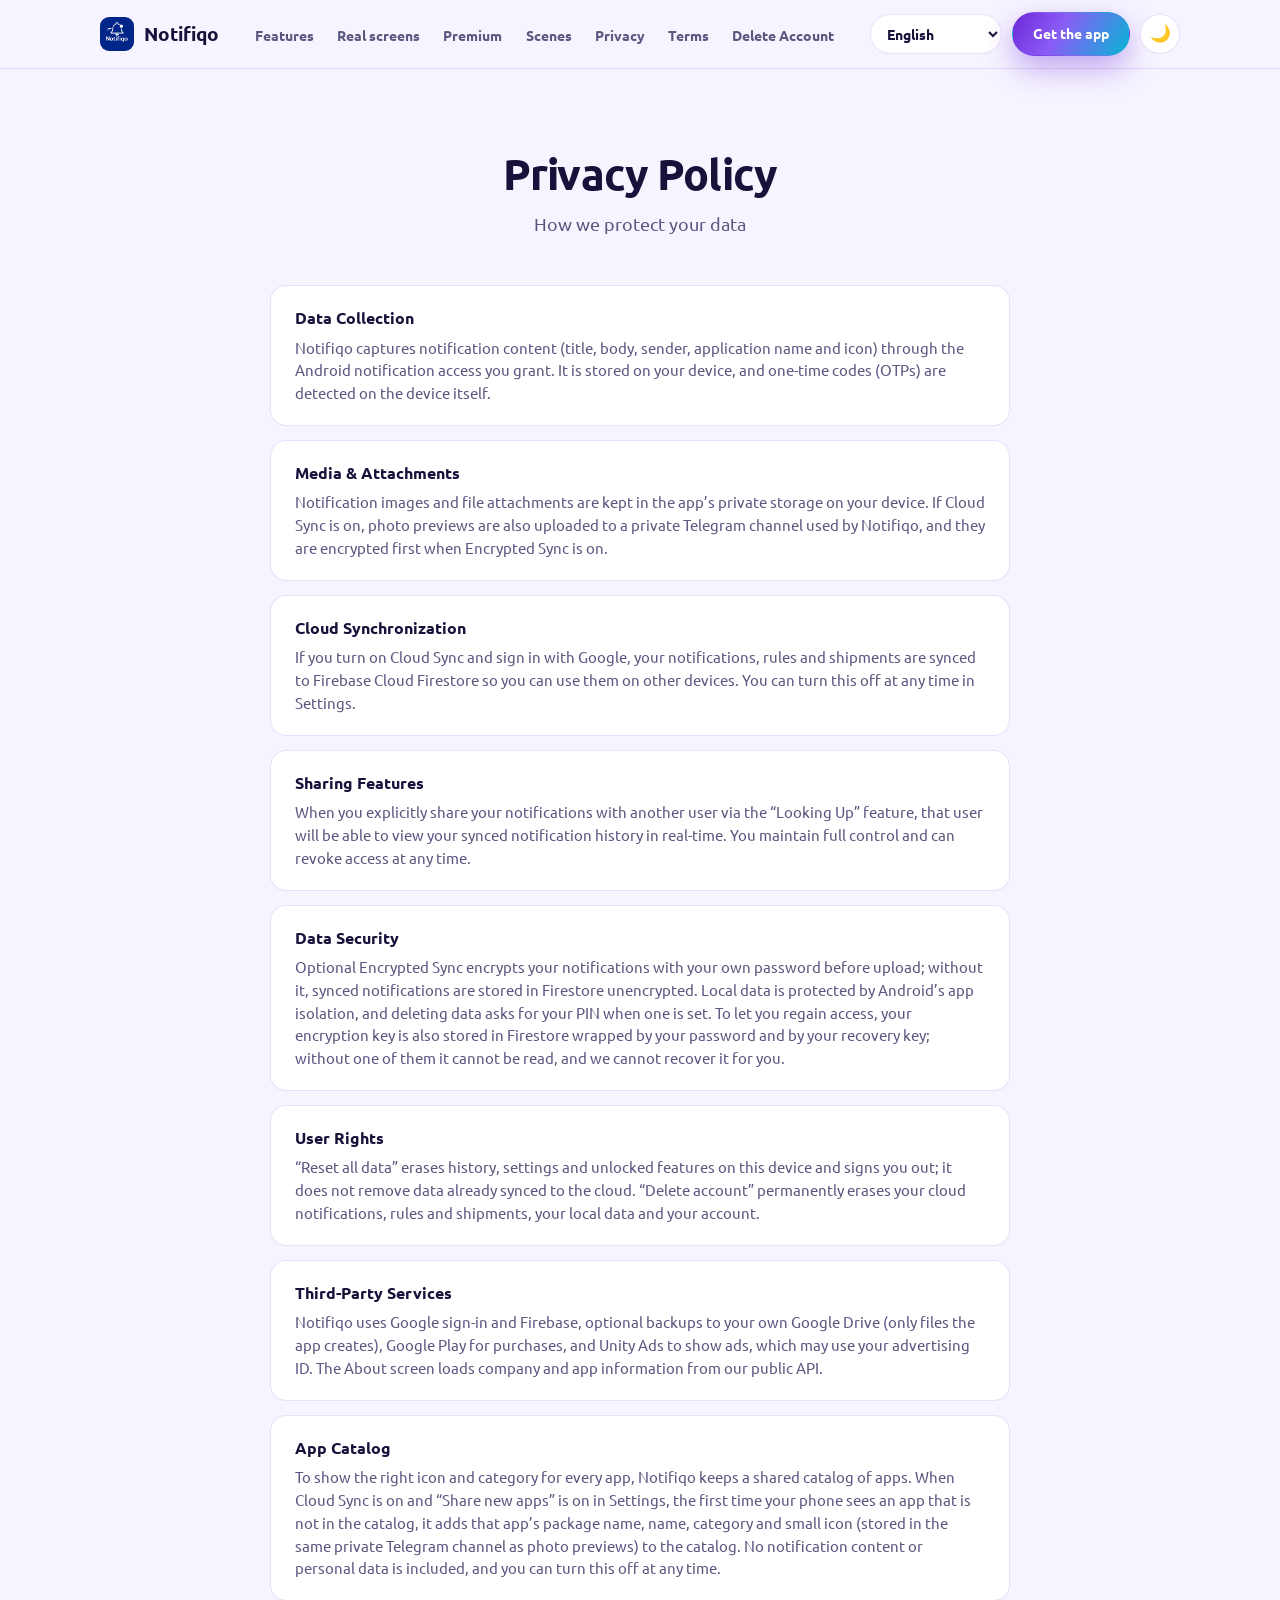
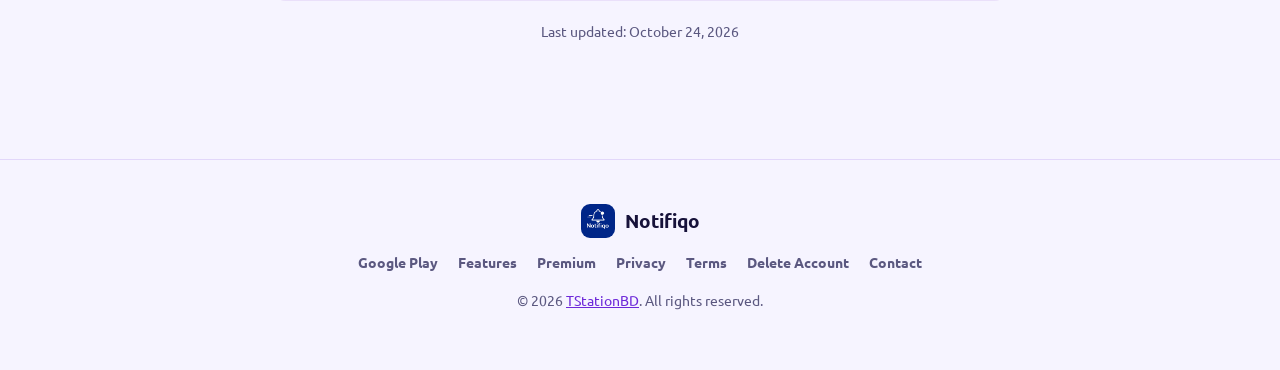
<file: privacy.html>
<!DOCTYPE html>
<html lang="en" dir="ltr">
<head>
  <meta charset="UTF-8" />
  <meta name="viewport" content="width=device-width, initial-scale=1.0" />
  <title>Privacy Policy — Notifiqo</title>
  <meta name="description" content="Notifiqo captures every Android notification, detects OTP codes, backs up with encryption and turns history into insights. Available in 10 languages." />
  <meta name="theme-color" content="#311B92" />
  <meta property="og:title" content="Notifiqo — Never lose a notification again" />
  <meta property="og:image" content="assets/logo-280.png" />
  <link rel="icon" href="assets/logo-64.png" type="image/png" />
  <link rel="preconnect" href="https://fonts.googleapis.com" />
  <link rel="preconnect" href="https://fonts.gstatic.com" crossorigin />
  <link rel="stylesheet" href="https://fonts.googleapis.com/css2?family=Ubuntu:wght@300;400;500;700&family=Anek+Bangla:wght@400;500;600;700;800&family=Noto+Sans+Arabic:wght@400;600;800&family=Noto+Nastaliq+Urdu:wght@400;700&family=Noto+Sans+Devanagari:wght@400;600;800&family=Material+Symbols+Rounded:opsz,wght,FILL,GRAD@24,400,1,0&display=swap" />
  <link rel="stylesheet" href="style.css" />
</head>
<body>
  <header class="site-header">
    <div class="container">
      <a href="index.html#top" class="brand"><img src="assets/logo-64.png" alt="Notifiqo logo" width="34" height="34" /><span>Notifiqo</span></a>
      <nav aria-label="Main">
        <ul class="nav-links" id="nav-links">
          <li><a href="index.html#features"><span data-i18n="nav_features" >Features</span></a></li>
          <li><a href="index.html#showcase"><span data-i18n="sh_screens" >Real screens</span></a></li>
          <li><a href="index.html#premium"><span data-i18n="nav_premium" >Premium</span></a></li>
          <li><a href="index.html#scenes"><span data-i18n="nav_scenes" >Scenes</span></a></li>
          <li><a href="privacy.html"><span data-i18n="nav_privacy" >Privacy</span></a></li>
          <li><a href="terms.html"><span data-i18n="nav_terms" >Terms</span></a></li>
          <li><a href="#delete-account"><span data-i18n="nav_delete" >Delete Account</span></a></li>
        </ul>
      </nav>
      <div class="header-actions">
        <select id="lang" class="lang-select" aria-label="Language"><option value="en">English</option><option value="bn">বাংলা</option><option value="es">Español</option><option value="fr">Français</option><option value="ar">العربية</option><option value="hi">हिन्दी</option><option value="pt">Português</option><option value="ru">Русский</option><option value="ur">اردو</option><option value="id">Bahasa Indonesia</option></select>
        <a class="btn btn-primary btn-sm get-btn" href="https://play.google.com/store/apps/details?id=com.tstationbd.notifiqo" target="_blank" rel="noopener"><span data-i18n="get_app" >Get the app</span></a>
        <button id="theme-toggle" class="icon-btn" aria-label="Toggle dark mode">🌙</button>
        <button id="menu-btn" class="icon-btn menu-btn" aria-label="Menu" aria-expanded="false">☰</button>
      </div>
    </div>
  </header>
  <main id="top">
    <section class="legal-page">
      <div class="container legal-wrap">
        <h2 class="section-title reveal" data-i18n="lgPrivTitle" >Privacy Policy</h2>
        <p class="section-subtitle reveal" data-i18n="lgPrivSub" >How we protect your data</p>
        <div class="legal-block reveal"><h3 data-i18n="lgP1H" >Data Collection</h3><p data-i18n="lgP1B" >Notifiqo captures notification content (title, body, sender, application name and icon) through the Android notification access you grant. It is stored on your device, and one-time codes (OTPs) are detected on the device itself.</p></div>
<div class="legal-block reveal"><h3 data-i18n="lgP2H" >Media &amp; Attachments</h3><p data-i18n="lgP2B" >Notification images and file attachments are kept in the app’s private storage on your device. If Cloud Sync is on, photo previews are also uploaded to a private Telegram channel used by Notifiqo, and they are encrypted first when Encrypted Sync is on.</p></div>
<div class="legal-block reveal"><h3 data-i18n="lgP3H" >Cloud Synchronization</h3><p data-i18n="lgP3B" >If you turn on Cloud Sync and sign in with Google, your notifications, rules and shipments are synced to Firebase Cloud Firestore so you can use them on other devices. You can turn this off at any time in Settings.</p></div>
<div class="legal-block reveal"><h3 data-i18n="lgP4H" >Sharing Features</h3><p data-i18n="lgP4B" >When you explicitly share your notifications with another user via the “Looking Up” feature, that user will be able to view your synced notification history in real-time. You maintain full control and can revoke access at any time.</p></div>
<div class="legal-block reveal"><h3 data-i18n="lgP5H" >Data Security</h3><p data-i18n="lgP5B" >Optional Encrypted Sync encrypts your notifications with your own password before upload; without it, synced notifications are stored in Firestore unencrypted. Local data is protected by Android’s app isolation, and deleting data asks for your PIN when one is set. To let you regain access, your encryption key is also stored in Firestore wrapped by your password and by your recovery key; without one of them it cannot be read, and we cannot recover it for you.</p></div>
<div class="legal-block reveal"><h3 data-i18n="lgP6H" >User Rights</h3><p data-i18n="lgP6B" >“Reset all data” erases history, settings and unlocked features on this device and signs you out; it does not remove data already synced to the cloud. “Delete account” permanently erases your cloud notifications, rules and shipments, your local data and your account.</p></div>
<div class="legal-block reveal"><h3 data-i18n="lgP7H" >Third-Party Services</h3><p data-i18n="lgP7B" >Notifiqo uses Google sign-in and Firebase, optional backups to your own Google Drive (only files the app creates), Google Play for purchases, and Unity Ads to show ads, which may use your advertising ID. The About screen loads company and app information from our public API.</p></div>
<div class="legal-block reveal"><h3 data-i18n="lgP8H" >App Catalog</h3><p data-i18n="lgP8B" >To show the right icon and category for every app, Notifiqo keeps a shared catalog of apps. When Cloud Sync is on and “Share new apps” is on in Settings, the first time your phone sees an app that is not in the catalog, it adds that app’s package name, name, category and small icon (stored in the same private Telegram channel as photo previews) to the catalog. No notification content or personal data is included, and you can turn this off at any time.</p></div>
        <p class="legal-updated reveal" data-i18n="upd_p" >Last updated: October 24, 2026</p>
      </div>
    </section>
</main>
  <footer class="site-footer" id="contact">
    <div class="container">
      <a href="index.html#top" class="brand"><img src="assets/logo-64.png" alt="Notifiqo logo" width="28" height="28" /><span>Notifiqo</span></a>
      <ul class="footer-links">
        <li><a href="https://play.google.com/store/apps/details?id=com.tstationbd.notifiqo" target="_blank" rel="noopener">Google Play</a></li>
        <li><a href="index.html#features"><span data-i18n="nav_features" >Features</span></a></li>
        <li><a href="index.html#premium"><span data-i18n="nav_premium" >Premium</span></a></li>
        <li><a href="privacy.html"><span data-i18n="nav_privacy" >Privacy</span></a></li>
        <li><a href="terms.html"><span data-i18n="nav_terms" >Terms</span></a></li>
        <li><a href="#delete-account"><span data-i18n="nav_delete" >Delete Account</span></a></li>
        <li><a href="mailto:support.notifiqo@gmail.com"><span data-i18n="ft_contact" >Contact</span></a></li>
      </ul>
      <p>© 2026 <a href="https://tstationbd.vercel.app" target="_blank" rel="noopener">TStationBD</a>. <span data-i18n="ft_rights" >All rights reserved.</span></p>
    </div>
  </footer>
  <script src="i18n.js"></script>
  <script src="script.js" defer></script>
</body>
</html>
</file>
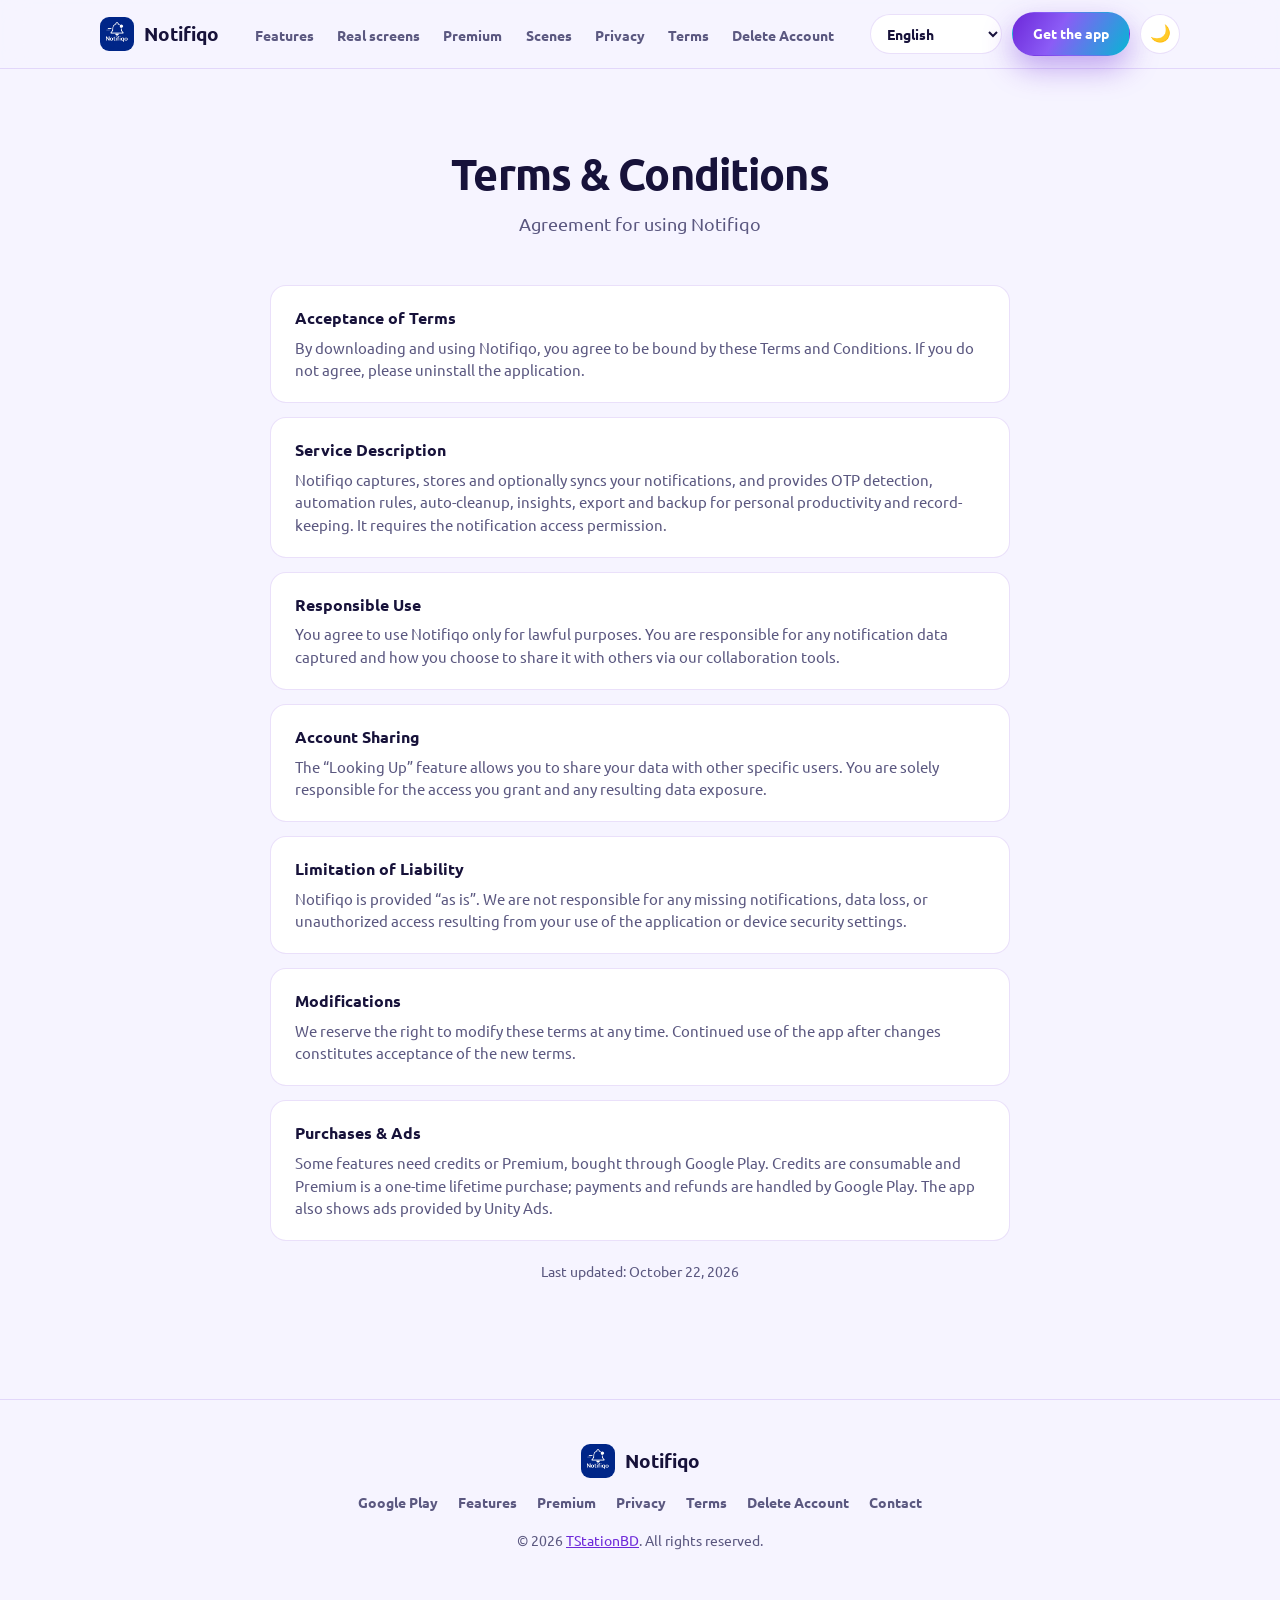
<file: terms.html>
<!DOCTYPE html>
<html lang="en" dir="ltr">
<head>
  <meta charset="UTF-8" />
  <meta name="viewport" content="width=device-width, initial-scale=1.0" />
  <title>Terms & Conditions — Notifiqo</title>
  <meta name="description" content="Notifiqo captures every Android notification, detects OTP codes, backs up with encryption and turns history into insights. Available in 10 languages." />
  <meta name="theme-color" content="#311B92" />
  <meta property="og:title" content="Notifiqo — Never lose a notification again" />
  <meta property="og:image" content="assets/logo-280.png" />
  <link rel="icon" href="assets/logo-64.png" type="image/png" />
  <link rel="preconnect" href="https://fonts.googleapis.com" />
  <link rel="preconnect" href="https://fonts.gstatic.com" crossorigin />
  <link rel="stylesheet" href="https://fonts.googleapis.com/css2?family=Ubuntu:wght@300;400;500;700&family=Anek+Bangla:wght@400;500;600;700;800&family=Noto+Sans+Arabic:wght@400;600;800&family=Noto+Nastaliq+Urdu:wght@400;700&family=Noto+Sans+Devanagari:wght@400;600;800&family=Material+Symbols+Rounded:opsz,wght,FILL,GRAD@24,400,1,0&display=swap" />
  <link rel="stylesheet" href="style.css" />
</head>
<body>
  <header class="site-header">
    <div class="container">
      <a href="index.html#top" class="brand"><img src="assets/logo-64.png" alt="Notifiqo logo" width="34" height="34" /><span>Notifiqo</span></a>
      <nav aria-label="Main">
        <ul class="nav-links" id="nav-links">
          <li><a href="index.html#features"><span data-i18n="nav_features" >Features</span></a></li>
          <li><a href="index.html#showcase"><span data-i18n="sh_screens" >Real screens</span></a></li>
          <li><a href="index.html#premium"><span data-i18n="nav_premium" >Premium</span></a></li>
          <li><a href="index.html#scenes"><span data-i18n="nav_scenes" >Scenes</span></a></li>
          <li><a href="privacy.html"><span data-i18n="nav_privacy" >Privacy</span></a></li>
          <li><a href="terms.html"><span data-i18n="nav_terms" >Terms</span></a></li>
          <li><a href="#delete-account"><span data-i18n="nav_delete" >Delete Account</span></a></li>
        </ul>
      </nav>
      <div class="header-actions">
        <select id="lang" class="lang-select" aria-label="Language"><option value="en">English</option><option value="bn">বাংলা</option><option value="es">Español</option><option value="fr">Français</option><option value="ar">العربية</option><option value="hi">हिन्दी</option><option value="pt">Português</option><option value="ru">Русский</option><option value="ur">اردو</option><option value="id">Bahasa Indonesia</option></select>
        <a class="btn btn-primary btn-sm get-btn" href="https://play.google.com/store/apps/details?id=com.tstationbd.notifiqo" target="_blank" rel="noopener"><span data-i18n="get_app" >Get the app</span></a>
        <button id="theme-toggle" class="icon-btn" aria-label="Toggle dark mode">🌙</button>
        <button id="menu-btn" class="icon-btn menu-btn" aria-label="Menu" aria-expanded="false">☰</button>
      </div>
    </div>
  </header>
  <main id="top">
    <section class="legal-page">
      <div class="container legal-wrap">
        <h2 class="section-title reveal" data-i18n="lgTermsTitle" >Terms &amp; Conditions</h2>
        <p class="section-subtitle reveal" data-i18n="lgTermsSub" >Agreement for using Notifiqo</p>
        <div class="legal-block reveal"><h3 data-i18n="lgT1H" >Acceptance of Terms</h3><p data-i18n="lgT1B" >By downloading and using Notifiqo, you agree to be bound by these Terms and Conditions. If you do not agree, please uninstall the application.</p></div>
<div class="legal-block reveal"><h3 data-i18n="lgT2H" >Service Description</h3><p data-i18n="lgT2B" >Notifiqo captures, stores and optionally syncs your notifications, and provides OTP detection, automation rules, auto-cleanup, insights, export and backup for personal productivity and record-keeping. It requires the notification access permission.</p></div>
<div class="legal-block reveal"><h3 data-i18n="lgT3H" >Responsible Use</h3><p data-i18n="lgT3B" >You agree to use Notifiqo only for lawful purposes. You are responsible for any notification data captured and how you choose to share it with others via our collaboration tools.</p></div>
<div class="legal-block reveal"><h3 data-i18n="lgT4H" >Account Sharing</h3><p data-i18n="lgT4B" >The “Looking Up” feature allows you to share your data with other specific users. You are solely responsible for the access you grant and any resulting data exposure.</p></div>
<div class="legal-block reveal"><h3 data-i18n="lgT5H" >Limitation of Liability</h3><p data-i18n="lgT5B" >Notifiqo is provided “as is”. We are not responsible for any missing notifications, data loss, or unauthorized access resulting from your use of the application or device security settings.</p></div>
<div class="legal-block reveal"><h3 data-i18n="lgT6H" >Modifications</h3><p data-i18n="lgT6B" >We reserve the right to modify these terms at any time. Continued use of the app after changes constitutes acceptance of the new terms.</p></div>
<div class="legal-block reveal"><h3 data-i18n="lgT7H" >Purchases &amp; Ads</h3><p data-i18n="lgT7B" >Some features need credits or Premium, bought through Google Play. Credits are consumable and Premium is a one-time lifetime purchase; payments and refunds are handled by Google Play. The app also shows ads provided by Unity Ads.</p></div>
        <p class="legal-updated reveal" data-i18n="upd_t" >Last updated: October 22, 2026</p>
      </div>
    </section>
</main>
  <footer class="site-footer" id="contact">
    <div class="container">
      <a href="index.html#top" class="brand"><img src="assets/logo-64.png" alt="Notifiqo logo" width="28" height="28" /><span>Notifiqo</span></a>
      <ul class="footer-links">
        <li><a href="https://play.google.com/store/apps/details?id=com.tstationbd.notifiqo" target="_blank" rel="noopener">Google Play</a></li>
        <li><a href="index.html#features"><span data-i18n="nav_features" >Features</span></a></li>
        <li><a href="index.html#premium"><span data-i18n="nav_premium" >Premium</span></a></li>
        <li><a href="privacy.html"><span data-i18n="nav_privacy" >Privacy</span></a></li>
        <li><a href="terms.html"><span data-i18n="nav_terms" >Terms</span></a></li>
        <li><a href="#delete-account"><span data-i18n="nav_delete" >Delete Account</span></a></li>
        <li><a href="mailto:support.notifiqo@gmail.com"><span data-i18n="ft_contact" >Contact</span></a></li>
      </ul>
      <p>© 2026 <a href="https://tstationbd.vercel.app" target="_blank" rel="noopener">TStationBD</a>. <span data-i18n="ft_rights" >All rights reserved.</span></p>
    </div>
  </footer>
  <script src="i18n.js"></script>
  <script src="script.js" defer></script>
</body>
</html>
</file>
<file: style.css>
/* Notifiqo website styles. Mobile-first, no dependencies. */
:root {
  --primary: #6d28d9;
  --primary-2: #8b5cf6;
  --accent: #06b6d4;
  --pink: #ec4899;
  --amber: #f59e0b;
  --bg: #f6f4ff;
  --bg-2: #ffffff;
  --surface: #ffffff;
  --text: #17123a;
  --muted: #5b5880;
  --border: rgba(109, 40, 217, 0.14);
  --shadow: 0 18px 50px rgba(60, 20, 140, 0.14);
  --danger: #ef4444;
  --grad: linear-gradient(120deg, #6d28d9 0%, #8b5cf6 40%, #06b6d4 100%);
  --grad-warm: linear-gradient(120deg, #ec4899, #f59e0b);
  --radius: 22px;
  --max: 1160px;
}
:root[data-theme="dark"] {
  --primary: #a78bfa;
  --primary-2: #c4b5fd;
  --bg: #0b0920;
  --bg-2: #120f2e;
  --surface: #181443;
  --text: #f1eeff;
  --muted: #b3aedb;
  --border: rgba(167, 139, 250, 0.2);
  --shadow: 0 18px 50px rgba(0, 0, 0, 0.5);
}
@media (prefers-color-scheme: dark) {
  :root:not([data-theme="light"]) {
    --primary: #a78bfa;
    --primary-2: #c4b5fd;
    --bg: #0b0920;
    --bg-2: #120f2e;
    --surface: #181443;
    --text: #f1eeff;
    --muted: #b3aedb;
    --border: rgba(167, 139, 250, 0.2);
    --shadow: 0 18px 50px rgba(0, 0, 0, 0.5);
  }
}

* { box-sizing: border-box; }
html { scroll-behavior: smooth; scroll-padding-top: 76px; }
body {
  margin: 0;
  font-family: "Ubuntu", "Anek Bangla", "Noto Sans Devanagari", "Noto Sans Arabic", -apple-system, "Segoe UI", Roboto, sans-serif;
  background: var(--bg);
  color: var(--text);
  overflow-x: hidden;
  line-height: 1.5;
  transition: background .3s, color .3s;
}
img, svg { max-width: 100%; display: block; }
a { color: var(--primary); }
h1, h2, h3, p { margin-top: 0; }
.container { width: 100%; max-width: var(--max); margin: 0 auto; padding: 0 clamp(16px, 5vw, 40px); }
section { padding: clamp(56px, 9vw, 104px) 0; position: relative; }
.alt { background: var(--bg-2); }

.grad-text { background: var(--grad); -webkit-background-clip: text; background-clip: text; color: transparent; }
.eyebrow {
  display: inline-block; font-size: .78rem; font-weight: 800; letter-spacing: .12em; text-transform: uppercase;
  padding: 6px 14px; border-radius: 999px; color: var(--primary);
  background: color-mix(in srgb, var(--primary) 12%, transparent); margin-bottom: 14px;
}
.section-title { font-size: clamp(1.7rem, 4.2vw, 2.7rem); font-weight: 900; letter-spacing: -.02em; line-height: 1.15; margin-bottom: 12px; text-align: center; }
.section-subtitle { max-width: 700px; margin: 0 auto 48px; text-align: center; color: var(--muted); font-size: clamp(.98rem, 1.6vw, 1.1rem); }
.center { text-align: center; }

/* Header */
.site-header { position: sticky; top: 0; z-index: 100; backdrop-filter: blur(14px); background: color-mix(in srgb, var(--bg) 82%, transparent); border-bottom: 1px solid var(--border); }
.site-header .container { display: flex; align-items: center; justify-content: space-between; height: 68px; gap: 12px; }
.brand { display: flex; align-items: center; gap: 10px; font-weight: 900; font-size: 1.2rem; text-decoration: none; color: var(--text); }
.brand img { width: 34px; height: 34px; border-radius: 9px; }
.nav-links { display: flex; gap: clamp(10px, 1.8vw, 24px); list-style: none; margin: 0; padding: 0; }
.nav-links a { text-decoration: none; color: var(--muted); font-weight: 600; font-size: .9rem; transition: color .2s; }
.nav-links a:hover { color: var(--primary); }
.header-actions { display: flex; align-items: center; gap: 10px; }
.icon-btn { border: 1px solid var(--border); background: var(--surface); color: var(--text); width: 40px; height: 40px; border-radius: 50%; cursor: pointer; font-size: 1.05rem; display: flex; align-items: center; justify-content: center; transition: transform .2s; }
.icon-btn:hover { transform: scale(1.08); }
.menu-btn { display: none; }

/* Buttons */
.btn { display: inline-flex; align-items: center; justify-content: center; gap: 8px; padding: 14px 28px; border-radius: 999px; font-weight: 800; font-size: .96rem; text-decoration: none; border: 1.5px solid transparent; cursor: pointer; transition: transform .2s, box-shadow .2s; }
.btn:hover { transform: translateY(-2px); }
.btn-primary { background: var(--grad); color: #fff; box-shadow: 0 12px 30px rgba(109, 40, 217, .4); }
.btn-outline { background: transparent; color: var(--primary); border-color: var(--border); }
.btn-outline:hover { border-color: var(--primary); }
.btn-sm { padding: 10px 20px; font-size: .88rem; }

/* Hero */
.hero { padding-top: clamp(48px, 8vw, 96px); overflow: hidden; }
.hero-bg { position: absolute; inset: 0; z-index: 0; pointer-events: none;
  background:
    radial-gradient(circle at 12% 18%, color-mix(in srgb, var(--primary-2) 34%, transparent), transparent 42%),
    radial-gradient(circle at 88% 12%, color-mix(in srgb, var(--accent) 28%, transparent), transparent 46%),
    radial-gradient(circle at 70% 95%, color-mix(in srgb, var(--pink) 20%, transparent), transparent 50%); }
.hero .container { position: relative; z-index: 1; display: grid; grid-template-columns: 1.1fr .9fr; gap: 40px; align-items: center; }
.hero h1 { font-size: clamp(2.2rem, 6vw, 4rem); font-weight: 900; letter-spacing: -.03em; line-height: 1.05; margin-bottom: 18px; }
.hero .tagline { font-size: clamp(1rem, 1.8vw, 1.2rem); color: var(--muted); max-width: 560px; margin-bottom: 28px; }
.hero-actions { display: flex; gap: 12px; flex-wrap: wrap; }
.hero-stats { display: flex; gap: clamp(16px, 4vw, 36px); flex-wrap: wrap; margin-top: 34px; }
.hero-stats b { display: block; font-size: 1.6rem; font-weight: 900; }
.hero-stats span { color: var(--muted); font-size: .85rem; }
.hero-phones { position: relative; display: flex; justify-content: center; }
.hero-phones > div { position: absolute; }
.hero-phones .p1 { transform: rotate(-6deg) translateX(-62px); z-index: 1; }
.hero-phones .p2 { transform: rotate(5deg) translateX(62px) translateY(26px); z-index: 2; }
.hero-phones > div { animation: float 7s ease-in-out infinite; }
.hero-phones .p2 { animation-delay: -3s; }
@keyframes float { 50% { translate: 0 -12px; } }

/* ===== App mockups: replicas of the real Flutter screens (360x740 logical px, scaled) ===== */
.ms { font-family: "Material Symbols Rounded"; font-weight: 400; font-style: normal; font-size: 24px; line-height: 1; letter-spacing: normal; text-transform: none; display: inline-block; white-space: nowrap; direction: ltr; font-feature-settings: "liga"; -webkit-font-smoothing: antialiased; font-variation-settings: "FILL" 1, "wght" 500; }
.dev { --k: .7; position: relative; width: calc(376px * var(--k)); height: calc(756px * var(--k)); border-radius: calc(50px * var(--k)); background: linear-gradient(160deg, #2b2554, #0b0820); box-shadow: var(--shadow), inset 0 0 0 calc(1.5px * var(--k)) rgba(255,255,255,.14); flex-shrink: 0; }
.vp { position: absolute; left: calc(8px * var(--k)); top: calc(8px * var(--k)); width: 360px; height: 740px; transform: scale(var(--k)); transform-origin: 0 0; border-radius: 42px; overflow: hidden; display: flex; flex-direction: column; text-align: start; user-select: none; pointer-events: none; }
.vp *, .vp *::before { box-sizing: border-box; }
.app { --accent: #311B92; --bg: #F5F5F5; --fg: #1A237E; --rgb: 26,35,126; --card: #fff; --fill: #EBEBEB; --sel: #311B92; --on-sel: #fff; background: var(--bg); color: var(--fg); font-family: inherit; font-size: 14px; }
.app.dark { --bg: #121212; --fg: #fff; --rgb: 255,255,255; --card: #1E1E1E; --fill: #202020; --sel: #fff; --on-sel: #000; }
.app h3, .app h4, .app h5, .app p, .app small, .app b, .app em, .app strong { margin: 0; font-style: normal; }
.app .ms { font-size: 22px; }
.status { height: 30px; flex-shrink: 0; display: flex; align-items: flex-end; justify-content: space-between; padding: 0 22px 2px; font-size: 12px; font-weight: 700; }
.status i { display: flex; gap: 4px; font-style: normal; } .status .ms { font-size: 15px; }
.status.light { color: #fff; }
.appbar { height: 68px; flex-shrink: 0; display: flex; align-items: center; gap: 8px; padding: 0 16px; }
.ab-title { flex: 1; min-width: 0; } .ab-title h4 { font-size: 22px; font-weight: 700; letter-spacing: -.6px; line-height: 1.1; }
.ab-title small { display: block; margin-top: 2px; font-size: 12px; font-weight: 500; color: rgba(var(--rgb), .55); }
.sync { color: #2e7d32; display: flex; } .dark .sync { color: #b2ff59; } .sync .ms { font-size: 20px; }
.rbtn { width: 36px; height: 36px; border-radius: 50%; display: grid; place-items: center; background: rgba(var(--rgb), .06); color: rgba(var(--rgb), .85); flex-shrink: 0; }
.dark .rbtn { background: rgba(255,255,255,.1); } .rbtn .ms { font-size: 20px; }
.chip-credit { height: 36px; padding: 0 12px; border-radius: 99px; background: rgba(255,193,7,.18); display: flex; align-items: center; gap: 5px; color: #b45309; flex-shrink: 0; }
.dark .chip-credit { background: rgba(255,193,7,.16); color: #ffd740; } .chip-credit b { font-size: 14px; font-weight: 700; color: var(--fg); } .chip-credit .ms { font-size: 18px; }
.scroll { flex: 1; min-height: 0; overflow: hidden; }
.pad { padding: 8px 16px; } .pad2 { padding: 0 8px; display: grid; gap: 4px; } .pad2.tight { padding: 0 16px; gap: 8px; }
.greet { padding: 24px 16px 16px; } .greet small { display: block; font-size: 11px; font-weight: 700; letter-spacing: .3px; color: rgba(var(--rgb), .5); }
.greet h3 { font-size: 30px; font-weight: 700; letter-spacing: -.8px; line-height: 1.1; margin-top: 2px; }
.hero-card { margin: 0 16px; border-radius: 28px; overflow: hidden; position: relative; color: #fff; background: linear-gradient(135deg, var(--accent), #1A0E4D); box-shadow: 0 14px 28px -8px rgba(49,27,146,.4); }
.hc-body { position: relative; padding: 24px 24px 14px; } .hero-card.scene { min-height: 360px; box-shadow: 0 14px 28px -8px rgba(0,0,0,.3); }
.scene-svg { position: absolute; inset: 0; width: 100%; height: 100%; } .hero-card.scene::after { content: ""; position: absolute; inset: 0; background: linear-gradient(180deg, rgba(0,0,0,.25), transparent 40%); }
.hero-card.scene .hc-body { z-index: 2; text-shadow: 0 1px 8px rgba(0,0,0,.4); }
.hc-top { display: flex; align-items: center; gap: 8px; } .hc-top b { flex: 1; font-size: 12px; font-weight: 700; letter-spacing: .3px; opacity: .75; }
.delta { display: inline-flex; align-items: center; gap: 3px; padding: 5px 10px; border-radius: 99px; background: rgba(255,255,255,.16); font-size: 11px; font-weight: 700; } .delta .ms { font-size: 13px; }
.rb { width: 30px; height: 30px; border-radius: 50%; background: rgba(255,255,255,.18); display: grid; place-items: center; } .rb .ms { font-size: 16px; }
.hc-num { font-size: 64px; font-weight: 700; letter-spacing: -2px; line-height: 1; margin-top: 4px; } .hc-sub { font-size: 14px; font-weight: 500; opacity: .78; }
.hc-chart { margin-top: 24px; } .hc-chart svg, .hc-panel svg { color: #fff; display: block; }
.days { display: flex; margin-top: 8px; } .days span { flex: 1; text-align: center; font-size: 10px; font-weight: 500; opacity: .65; } .days .today { opacity: .95; font-weight: 700; }
.hero-card hr { border: 0; height: 1px; background: rgba(255,255,255,.18); margin: 16px 0 8px; } .alltime { font-size: 12px; font-weight: 500; opacity: .75; }
.hc-panel { margin-top: 24px; padding: 12px 14px 10px; border-radius: 20px; border: 1px solid rgba(255,255,255,.14); background: linear-gradient(rgba(0,0,0,.25), rgba(0,0,0,.4)); text-shadow: none; } .hc-panel hr { margin: 10px 0 8px; }
.bento { display: flex; gap: 16px; height: 176px; } .bento .col { flex: 1; display: grid; gap: 16px; } .bento .focus { flex: 1; }
.surf { background: var(--card); border: 1px solid rgba(var(--rgb), .06); border-radius: 22px; padding: 16px; } .dark .surf { border-color: rgba(255,255,255,.07); } .nopad { padding: 0; }
.focus { display: flex; flex-direction: column; align-items: flex-start; } .focus small { font-size: 12px; font-weight: 700; color: rgba(var(--rgb), .55); } .focus svg { margin: auto; color: var(--fg); } .focus b { font-size: 14px; font-weight: 700; } .ok { color: #10B981; }
.mini { padding: 10px 16px; display: flex; flex-direction: column; justify-content: space-between; } .mini small { font-size: 12px; font-weight: 700; color: rgba(var(--rgb), .55); display: flex; gap: 6px; align-items: center; } .mini small .ms { font-size: 16px; }
.mini b { font-size: 24px; font-weight: 700; letter-spacing: -.5px; }
.sec { display: flex; align-items: flex-end; padding: 24px 16px 12px; } .sec.first { padding-top: 8px; } .sec > div { flex: 1; } .sec h5 { font-size: 20px; font-weight: 700; letter-spacing: -.3px; } .sec small { font-size: 12px; color: rgba(var(--rgb), .5); }
.see { display: flex; align-items: center; font-size: 14px; font-weight: 700; color: rgba(var(--rgb), .7); } .see .ms { font-size: 20px; }
.card-pad { padding: 8px 16px; } .src { display: flex; align-items: center; padding: 7px 0; } .rk { width: 22px; font-weight: 700; color: rgba(var(--rgb), .35); } .rk.first { color: rgba(var(--rgb), .9); }
.src > div { flex: 1; } .src b { font-size: 14px; font-weight: 500; } .src em { font-weight: 700; margin-inline-start: 16px; } .bar { height: 6px; border-radius: 99px; background: rgba(var(--rgb), .1); margin-top: 6px; overflow: hidden; }
.bar i { display: block; height: 100%; border-radius: 99px; background: var(--c, var(--sel)); } .bar.thin { height: 4px; margin-top: 8px; }
.tile { display: flex; gap: 12px; padding: 12px; border-radius: 18px; background: var(--fill); } .aico { width: 40px; height: 40px; border-radius: 12px; display: grid; place-items: center; color: #fff; flex-shrink: 0; }
.tb { flex: 1; min-width: 0; } .t1 { display: flex; justify-content: space-between; font-size: 12px; font-weight: 500; color: rgba(var(--rgb), .55); } .t1 span:last-child { color: rgba(var(--rgb), .45); }
.tb b { display: block; font-size: 15px; font-weight: 700; line-height: 1.2; margin-top: 3px; white-space: nowrap; overflow: hidden; text-overflow: ellipsis; } .tb p { font-size: 13px; line-height: 1.35; color: rgba(var(--rgb), .7); margin-top: 2px; display: -webkit-box; -webkit-line-clamp: 2; -webkit-box-orient: vertical; overflow: hidden; }
.bdgs { display: flex; gap: 6px; margin-top: 8px; flex-wrap: wrap; } .bdg { display: inline-flex; align-items: center; gap: 4px; padding: 3px 8px; border-radius: 99px; font-size: 11px; font-weight: 500; background: rgba(var(--rgb), .12); color: rgba(var(--rgb), .8); }
.bdg .ms { font-size: 12px; } .bdg.ok { background: rgba(16,185,129,.12); color: #10B981; } .bdg.bold { font-weight: 700; letter-spacing: 1.2px; }
.searchrow { display: flex; gap: 8px; padding: 16px 16px 8px; } .search { flex: 1; height: 48px; border-radius: 16px; background: var(--fill); display: flex; align-items: center; gap: 12px; padding: 0 14px; color: rgba(var(--rgb), .45); font-size: 14px; } .search .ms { color: rgba(var(--rgb), .55); }
.tune { width: 48px; height: 48px; border-radius: 16px; background: var(--fill); display: grid; place-items: center; color: rgba(var(--rgb), .8); }
.pills { display: flex; gap: 8px; padding: 0 16px; height: 38px; overflow: hidden; } .fp { display: inline-flex; align-items: center; gap: 6px; padding: 0 14px; height: 34px; border-radius: 99px; background: var(--fill); font-size: 13px; font-weight: 700; color: rgba(var(--rgb), .8); white-space: nowrap; } .fp .ms { font-size: 15px; } .fp.sel { background: var(--sel); color: var(--on-sel); }
.dayh { padding: 18px 18px 8px; font-size: 16px; font-weight: 700; letter-spacing: -.2px; }
.nav { height: 68px; flex-shrink: 0; display: flex; background: var(--bg); border-top: 1px solid rgba(var(--rgb), .08); padding-top: 8px; }
.ni { flex: 1; display: flex; flex-direction: column; align-items: center; gap: 4px; font-size: 12px; font-weight: 500; color: rgba(var(--rgb), .55); } .ni.on { font-weight: 700; color: var(--sel); }
.pill-ind { height: 30px; width: 62px; border-radius: 99px; display: grid; place-items: center; } .ni.on .pill-ind { background: color-mix(in srgb, var(--sel) 14%, transparent); }
.scores { display: flex; gap: 16px; padding: 0 16px; } .sc { flex: 1; display: flex; flex-direction: column; align-items: center; padding: 16px; border-radius: 16px; border: 0; box-shadow: 0 6px 16px -6px rgba(0,0,0,.2); } .sc .bar { width: 100%; } .sic { padding: 10px; border-radius: 50%; display: grid; } .sc b { font-size: 18px; font-weight: 700; margin-top: 8px; } .sc small { font-size: 10px; font-weight: 500; color: rgba(var(--rgb), .5); }
.subh { display: flex; align-items: center; gap: 8px; padding: 20px 16px 8px; font-size: 14px; font-weight: 700; } .subh i { width: 3px; height: 14px; border-radius: 99px; background: rgba(var(--rgb), .7); }
.chart { margin: 0 16px; padding: 16px; height: 190px; border-radius: 16px; border: 0; box-shadow: 0 6px 16px -6px rgba(0,0,0,.2); } .bars2 { display: flex; gap: 10px; height: 120px; align-items: flex-end; } .bp { flex: 1; height: 100%; display: flex; align-items: flex-end; gap: 3px; } .bp i { flex: 1; border-radius: 4px 4px 0 0; } .tw { background: var(--fg); } .lw { background: rgba(var(--rgb), .3); }
.legend { display: flex; justify-content: center; gap: 16px; margin-top: 14px; font-size: 11px; } .legend span { display: flex; align-items: center; gap: 6px; } .legend i { width: 12px; height: 3px; border-radius: 99px; } .sw1 { background: var(--fg); } .sw2 { background: rgba(var(--rgb), .35); }
.heat { margin: 0 16px; padding: 14px; display: grid; grid-template-columns: repeat(18, 1fr); gap: 3px; border-radius: 16px; border: 0; } .heat i { aspect-ratio: 1; border-radius: 3px; background: var(--fg); }
.gold { margin: 8px 16px 0; border-radius: 28px; padding: 24px; display: flex; align-items: center; background: linear-gradient(135deg, #FFC83D, #F59E0B); color: #2B1A00; box-shadow: 0 12px 24px -8px rgba(245,158,11,.4); } .gold > div { flex: 1; } .gold small { display: block; font-size: 12px; font-weight: 700; letter-spacing: .3px; opacity: .7; }
.gold strong { display: block; font-size: 48px; font-weight: 700; letter-spacing: -1.5px; line-height: 1.1; } .gold em { font-size: 14px; font-weight: 500; opacity: .75; } .gold .ms { font-size: 72px; opacity: .22; }
.irow { display: flex; align-items: center; gap: 14px; padding: 12px 16px; } .irow > div { flex: 1; min-width: 0; } .irow b { display: block; font-size: 15px; font-weight: 700; } .irow small { display: block; font-size: 13px; line-height: 1.3; color: rgba(var(--rgb), .55); }
.ichip { padding: 10px; border-radius: 14px; display: grid; flex-shrink: 0; } .plus { padding: 7px 12px; border-radius: 99px; background: rgba(34,197,94,.14); color: #166534; font-weight: 700; } .dim { opacity: .4; } .okc { color: #10B981; font-size: 20px; }
.surf hr { border: 0; height: 1px; background: rgba(var(--rgb), .07); margin: 0 16px 0 68px; } .rows6 .irow { padding: 10px 16px; }
.packrow { display: flex; align-items: center; gap: 14px; padding: 14px 14px 14px 16px; margin-bottom: 8px; border-radius: 22px; background: var(--fill); border: 1.5px solid transparent; } .packrow.hl { border-color: rgba(217,119,6,.5); } .packrow > div { flex: 1; } .packrow b { font-size: 16px; font-weight: 700; }
.bonus { display: inline-block; margin-top: 4px; padding: 2px 8px; border-radius: 99px; background: rgba(217,119,6,.16); color: #b45309; font-size: 10px; font-weight: 700; letter-spacing: .5px; } .buy { height: 40px; padding: 0 18px; display: grid; place-items: center; border-radius: 99px; background: var(--fg); color: var(--bg); font-weight: 700; font-size: 14px; }
.cta-bar { padding: 8px 16px 12px; flex-shrink: 0; } .bigbtn { height: 54px; border-radius: 18px; display: grid; place-items: center; background: var(--sel); color: var(--on-sel); font-size: 15px; font-weight: 700; } .cta-bar small { display: block; margin: 6px 4px 0; font-size: 12px; color: rgba(var(--rgb), .55); }
.calc-app { background: #1C1C1E; color: #fff; padding-bottom: 20px; } .cdisp { flex: 1; display: flex; flex-direction: column; justify-content: flex-end; align-items: flex-end; padding: 0 24px 12px; } .cdisp em { font-size: 22px; color: rgba(255,255,255,.54); } .cdisp strong { font-size: 72px; font-weight: 300; line-height: 1.1; }
.ckeys { display: grid; grid-template-columns: repeat(4, 1fr); gap: 12px; padding: 0 16px; } .ckeys i { height: 72px; border-radius: 99px; background: #333336; display: grid; place-items: center; font-style: normal; font-size: 30px; } .ckeys i.fn { background: #A5A5A8; color: #000; } .ckeys i.op { background: #FF9F0A; } .ckeys i.wide { grid-column: span 2; }
.hero-phones .dev, .show-media .dev { --k: .66; } .hero-phones { min-height: 560px; }
@media (max-width: 560px) { .hero-phones .dev { --k: .6; } .show-media .dev { --k: .78; } }

/* Feature grid */
.features-grid { display: grid; grid-template-columns: repeat(auto-fit, minmax(min(100%, 290px), 1fr)); gap: 20px; }
.feature-card { background: var(--surface); border: 1px solid var(--border); border-radius: var(--radius); padding: 28px; transition: transform .25s, box-shadow .25s, border-color .25s; position: relative; overflow: hidden; }
.feature-card:hover { transform: translateY(-5px); box-shadow: var(--shadow); border-color: color-mix(in srgb, var(--primary) 45%, transparent); }
.feature-icon { width: 52px; height: 52px; border-radius: 16px; display: grid; place-items: center; font-size: 1.5rem; margin-bottom: 16px; background: var(--g, var(--grad)); box-shadow: 0 10px 22px color-mix(in srgb, var(--primary) 30%, transparent); }
.feature-card h3 { font-size: 1.1rem; font-weight: 800; margin-bottom: 8px; }
.feature-card p { margin: 0; color: var(--muted); font-size: .94rem; }
.tag { position: absolute; top: 18px; right: 18px; font-size: .68rem; font-weight: 800; letter-spacing: .06em; padding: 3px 9px; border-radius: 99px; background: var(--grad-warm); color: #fff; }

/* Showcase rows */
.showcase { display: grid; grid-template-columns: 1fr 1fr; gap: clamp(28px, 6vw, 72px); align-items: center; }
.showcase.flip .show-media { order: -1; }
.showcase h3 { font-size: clamp(1.5rem, 3.4vw, 2.2rem); font-weight: 900; letter-spacing: -.02em; line-height: 1.15; margin-bottom: 14px; }
.showcase p { color: var(--muted); font-size: 1.02rem; }
.checks { list-style: none; padding: 0; margin: 18px 0 0; display: grid; gap: 10px; }
.checks li { display: flex; gap: 10px; color: var(--text); font-size: .96rem; }
.checks li::before { content: "✓"; flex-shrink: 0; width: 22px; height: 22px; border-radius: 50%; display: grid; place-items: center; font-size: .78rem; font-weight: 900; color: #fff; background: var(--grad); margin-top: 1px; }
.show-media { display: flex; justify-content: center; gap: 18px; position: relative; }
.show-media::before { content: ""; position: absolute; inset: 8% 6%; border-radius: 50%; background: radial-gradient(circle, color-mix(in srgb, var(--primary-2) 38%, transparent), transparent 68%); filter: blur(24px); z-index: 0; }
.show-media .dev { position: relative; z-index: 1; }
.show-media .dev + .dev { margin-top: 38px; }
.stack { display: grid; gap: clamp(64px, 10vw, 112px); }

/* Premium */
.premium { background: linear-gradient(160deg, #1e1065 0%, #4c1d95 45%, #0e7490 120%); color: #fff; overflow: hidden; }
.premium::before { content: ""; position: absolute; inset: 0; background: radial-gradient(circle at 80% 0%, rgba(236,72,153,.35), transparent 45%), radial-gradient(circle at 0% 100%, rgba(6,182,212,.35), transparent 45%); pointer-events: none; }
.premium .container { position: relative; }
.premium .section-subtitle { color: rgba(255,255,255,.78); }
.premium .eyebrow { background: rgba(255,255,255,.16); color: #fde68a; }
.plans { display: grid; grid-template-columns: repeat(auto-fit, minmax(min(100%, 280px), 1fr)); gap: 20px; margin-bottom: 56px; }
.plan { background: rgba(255,255,255,.09); border: 1px solid rgba(255,255,255,.2); border-radius: var(--radius); padding: 28px; backdrop-filter: blur(10px); position: relative; }
.plan.best { background: linear-gradient(160deg, rgba(251,191,36,.28), rgba(236,72,153,.22)); border-color: rgba(253,224,71,.7); }
.plan .ribbon { position: absolute; top: -12px; left: 24px; background: var(--grad-warm); font-size: .72rem; font-weight: 800; padding: 4px 12px; border-radius: 99px; }
.plan h3 { font-size: 1.25rem; margin-bottom: 4px; }
.plan .price { font-size: 2rem; font-weight: 900; margin: 6px 0 14px; }
.plan .price small { font-size: .85rem; font-weight: 600; opacity: .75; }
.plan ul { list-style: none; padding: 0; margin: 0; display: grid; gap: 8px; font-size: .93rem; }
.plan li::before { content: "✦ "; color: #fde68a; }
.cost-grid { display: grid; grid-template-columns: repeat(auto-fit, minmax(min(100%, 200px), 1fr)); gap: 12px; margin-top: 28px; }
.cost { background: rgba(255,255,255,.1); border: 1px solid rgba(255,255,255,.16); border-radius: 16px; padding: 14px 16px; display: flex; justify-content: space-between; align-items: center; gap: 8px; font-size: .9rem; font-weight: 600; }
.cost b { background: rgba(253,224,71,.2); color: #fde68a; border-radius: 99px; padding: 3px 10px; font-size: .8rem; white-space: nowrap; }
.premium .sub-h { text-align: center; font-size: 1.3rem; font-weight: 800; margin: 0 0 6px; }
.premium .sub-p { text-align: center; color: rgba(255,255,255,.75); margin: 0 auto; max-width: 600px; }

/* Scene gallery */
.scenes { display: grid; grid-template-columns: repeat(auto-fill, minmax(min(100%, 150px), 1fr)); gap: 14px; margin-top: 8px; }
.scene { border-radius: 18px; aspect-ratio: 4 / 5; position: relative; overflow: hidden; display: flex; align-items: flex-end; padding: 12px; color: #fff; font-weight: 800; font-size: .88rem; box-shadow: 0 10px 26px rgba(0,0,0,.25); transition: transform .25s; }
.scene:hover { transform: translateY(-4px) scale(1.02); }
.scene::before { content: ""; position: absolute; top: 16%; right: 16%; width: 26%; aspect-ratio: 1; border-radius: 50%; background: var(--orb, #fde68a); box-shadow: 0 0 30px 10px color-mix(in srgb, var(--orb, #fde68a) 55%, transparent); }
.scene::after { content: ""; position: absolute; left: -10%; right: -10%; bottom: -8%; height: 34%; background: var(--hill, rgba(0,0,0,.35)); border-radius: 50% 50% 0 0; }
.scene span { position: relative; z-index: 1; text-shadow: 0 2px 8px rgba(0,0,0,.5); }

/* Theme swatches */
.swatches { display: flex; flex-wrap: wrap; justify-content: center; gap: 12px; margin-top: 8px; }
.swatch { width: 54px; height: 54px; border-radius: 50%; box-shadow: 0 8px 18px rgba(0,0,0,.25), inset 0 0 0 3px rgba(255,255,255,.35); transition: transform .2s; }
.swatch:hover { transform: scale(1.15); }

/* Languages / security strip */
.chips { display: flex; flex-wrap: wrap; justify-content: center; gap: 10px; }
.chip { padding: 9px 18px; border-radius: 99px; background: var(--surface); border: 1px solid var(--border); font-weight: 700; font-size: .9rem; }

/* Steps */
.steps { display: grid; grid-template-columns: repeat(auto-fit, minmax(min(100%, 240px), 1fr)); gap: 20px; counter-reset: s; }
.step { background: var(--surface); border: 1px solid var(--border); border-radius: var(--radius); padding: 26px; counter-increment: s; }
.step::before { content: counter(s); display: grid; place-items: center; width: 40px; height: 40px; border-radius: 50%; background: var(--grad); color: #fff; font-weight: 900; margin-bottom: 14px; }
.step h3 { font-size: 1.05rem; margin-bottom: 6px; }
.step p { margin: 0; color: var(--muted); font-size: .93rem; }

/* CTA */
.cta { text-align: center; }
.cta-box { background: var(--grad); border-radius: 32px; padding: clamp(36px, 7vw, 72px) 24px; color: #fff; position: relative; overflow: hidden; box-shadow: 0 30px 70px rgba(109,40,217,.4); }
.cta-box::after { content: ""; position: absolute; width: 380px; height: 380px; right: -100px; top: -140px; border-radius: 50%; background: rgba(255,255,255,.14); }
.cta-box h2 { font-size: clamp(1.7rem, 4.5vw, 2.8rem); font-weight: 900; margin-bottom: 10px; position: relative; }
.cta-box p { opacity: .9; margin-bottom: 26px; position: relative; }
.btn-white { background: #fff; color: #4c1d95; position: relative; box-shadow: 0 12px 30px rgba(0,0,0,.25); }

/* Legal */
.legal-wrap { max-width: 820px; margin: 0 auto; }
.legal-block { background: var(--surface); border: 1px solid var(--border); border-radius: 16px; padding: 20px 24px; margin-bottom: 14px; }
.legal-block h3 { font-size: 1.02rem; margin-bottom: 6px; }
.legal-block p { margin: 0; color: var(--muted); font-size: .95rem; }
.legal-updated { text-align: center; color: var(--muted); font-size: .85rem; margin-top: 20px; }

/* Delete */
.delete-card { background: linear-gradient(135deg, color-mix(in srgb, var(--danger) 10%, var(--surface)), var(--surface)); border: 1px solid color-mix(in srgb, var(--danger) 30%, var(--border)); border-radius: var(--radius); padding: clamp(22px, 5vw, 40px); box-shadow: var(--shadow); }
.delete-steps { display: grid; grid-template-columns: repeat(auto-fit, minmax(min(100%, 300px), 1fr)); gap: 20px; }
.delete-step { background: var(--surface); border: 1px solid var(--border); border-radius: 14px; padding: 22px; }
.delete-step .step-num { display: inline-grid; place-items: center; width: 30px; height: 30px; border-radius: 50%; background: var(--danger); color: #fff; font-weight: 800; margin-bottom: 12px; }
.delete-step h3 { margin-bottom: 8px; font-size: 1rem; }
.delete-step p { margin: 0; color: var(--muted); font-size: .92rem; }
.delete-step code { background: color-mix(in srgb, var(--primary) 12%, transparent); color: var(--primary); padding: 2px 6px; border-radius: 6px; font-size: .88em; }
.what-gets-deleted { margin: 20px 0 0; list-style: none; padding: 0; display: grid; gap: 10px; }
.what-gets-deleted li { display: flex; gap: 10px; color: var(--muted); font-size: .94rem; }
.what-gets-deleted li::before { content: "\2716"; color: var(--danger); font-weight: 900; flex-shrink: 0; }

/* Footer */
.site-footer { border-top: 1px solid var(--border); padding: 44px 0; text-align: center; color: var(--muted); font-size: .9rem; }
.site-footer .brand { justify-content: center; margin-bottom: 14px; }
.footer-links { display: flex; gap: 8px 20px; justify-content: center; flex-wrap: wrap; margin: 0 0 16px; list-style: none; padding: 0; }
.footer-links a { color: var(--muted); text-decoration: none; font-weight: 600; font-size: .88rem; }
.footer-links a:hover { color: var(--primary); }

/* Reveal */
.reveal { opacity: 0; transform: translateY(22px); transition: opacity .7s ease, transform .7s ease; }
.reveal.visible { opacity: 1; transform: none; }
@media (prefers-reduced-motion: reduce) { .reveal { opacity: 1; transform: none; transition: none; } .hero-phones > div { animation: none !important; } html { scroll-behavior: auto; } }

/* Responsive */
@media (max-width: 960px) {
  .hero .container { grid-template-columns: 1fr; text-align: center; }
  .hero .tagline { margin-left: auto; margin-right: auto; }
  .hero-actions, .hero-stats { justify-content: center; }
  .showcase { grid-template-columns: 1fr; text-align: center; }
  .showcase.flip .show-media { order: 0; }
  .checks { text-align: left; max-width: 460px; margin-left: auto; margin-right: auto; }
  .nav-links { display: none; position: absolute; top: 68px; left: 0; right: 0; flex-direction: column; gap: 0; background: var(--bg); border-bottom: 1px solid var(--border); padding: 8px 20px 16px; }
  .nav-links.open { display: flex; }
  .nav-links a { display: block; padding: 12px 0; font-size: 1rem; }
  .menu-btn { display: flex; }
  .header-actions .btn { display: none; }
}
@media (max-width: 560px) {
  .hero-phones { min-height: 470px; }
  .hero-phones .p1 { transform: rotate(-6deg) translateX(-62px); }
  .hero-phones .p2 { transform: rotate(5deg) translateX(62px) translateY(26px); }
  .show-media { flex-direction: column; align-items: center; }
  .show-media .dev + .dev { margin-top: 0; }
  .btn { width: 100%; }
  .hero-actions { flex-direction: column; }
}

/* Language-specific fonts and direction */
html:lang(bn) body { font-family: "Anek Bangla", "Ubuntu", sans-serif; }
html:lang(ar) body { font-family: "Noto Sans Arabic", "Ubuntu", sans-serif; }
html:lang(ur) body { font-family: "Noto Nastaliq Urdu", "Noto Sans Arabic", "Ubuntu", sans-serif; line-height: 1.9; }
html:lang(hi) body { font-family: "Ubuntu", "Noto Sans Devanagari", sans-serif; }
html:lang(ur) .hero h1, html:lang(ur) .section-title { line-height: 1.7; }
.vp { font-family: inherit; }
.lang-select { height: 40px; max-width: 132px; border-radius: 99px; border: 1px solid var(--border); background: var(--surface); color: var(--text); font: inherit; font-size: .85rem; font-weight: 700; padding: 0 12px; cursor: pointer; }
[dir="rtl"] .tag { right: auto; left: 18px; } [dir="rtl"] .plan .ribbon { left: auto; right: 24px; }
[dir="rtl"] .delete-step code { direction: ltr; unicode-bidi: embed; }
.hero h1 b, .section-title b { font-weight: inherit; background: var(--grad); -webkit-background-clip: text; background-clip: text; color: transparent; }
.premium .section-title b { background: none; color: #fde68a; -webkit-text-fill-color: #fde68a; }
.hero-stats div { color: var(--muted); font-size: .85rem; } .hero-stats b { color: var(--text); }
.hero .container > div, .showcase > div { min-width: 0; }
.show-media .scenes { margin: 0; }
@media (max-width: 960px) { .lang-select { max-width: 104px; } }
@media (max-width: 420px) { .brand span { display: none; } .lang-select { max-width: 92px; padding: 0 8px; } }

/* Standalone legal pages */
.legal-page { padding-top: clamp(40px, 7vw, 80px); min-height: 70vh; }
</file>
